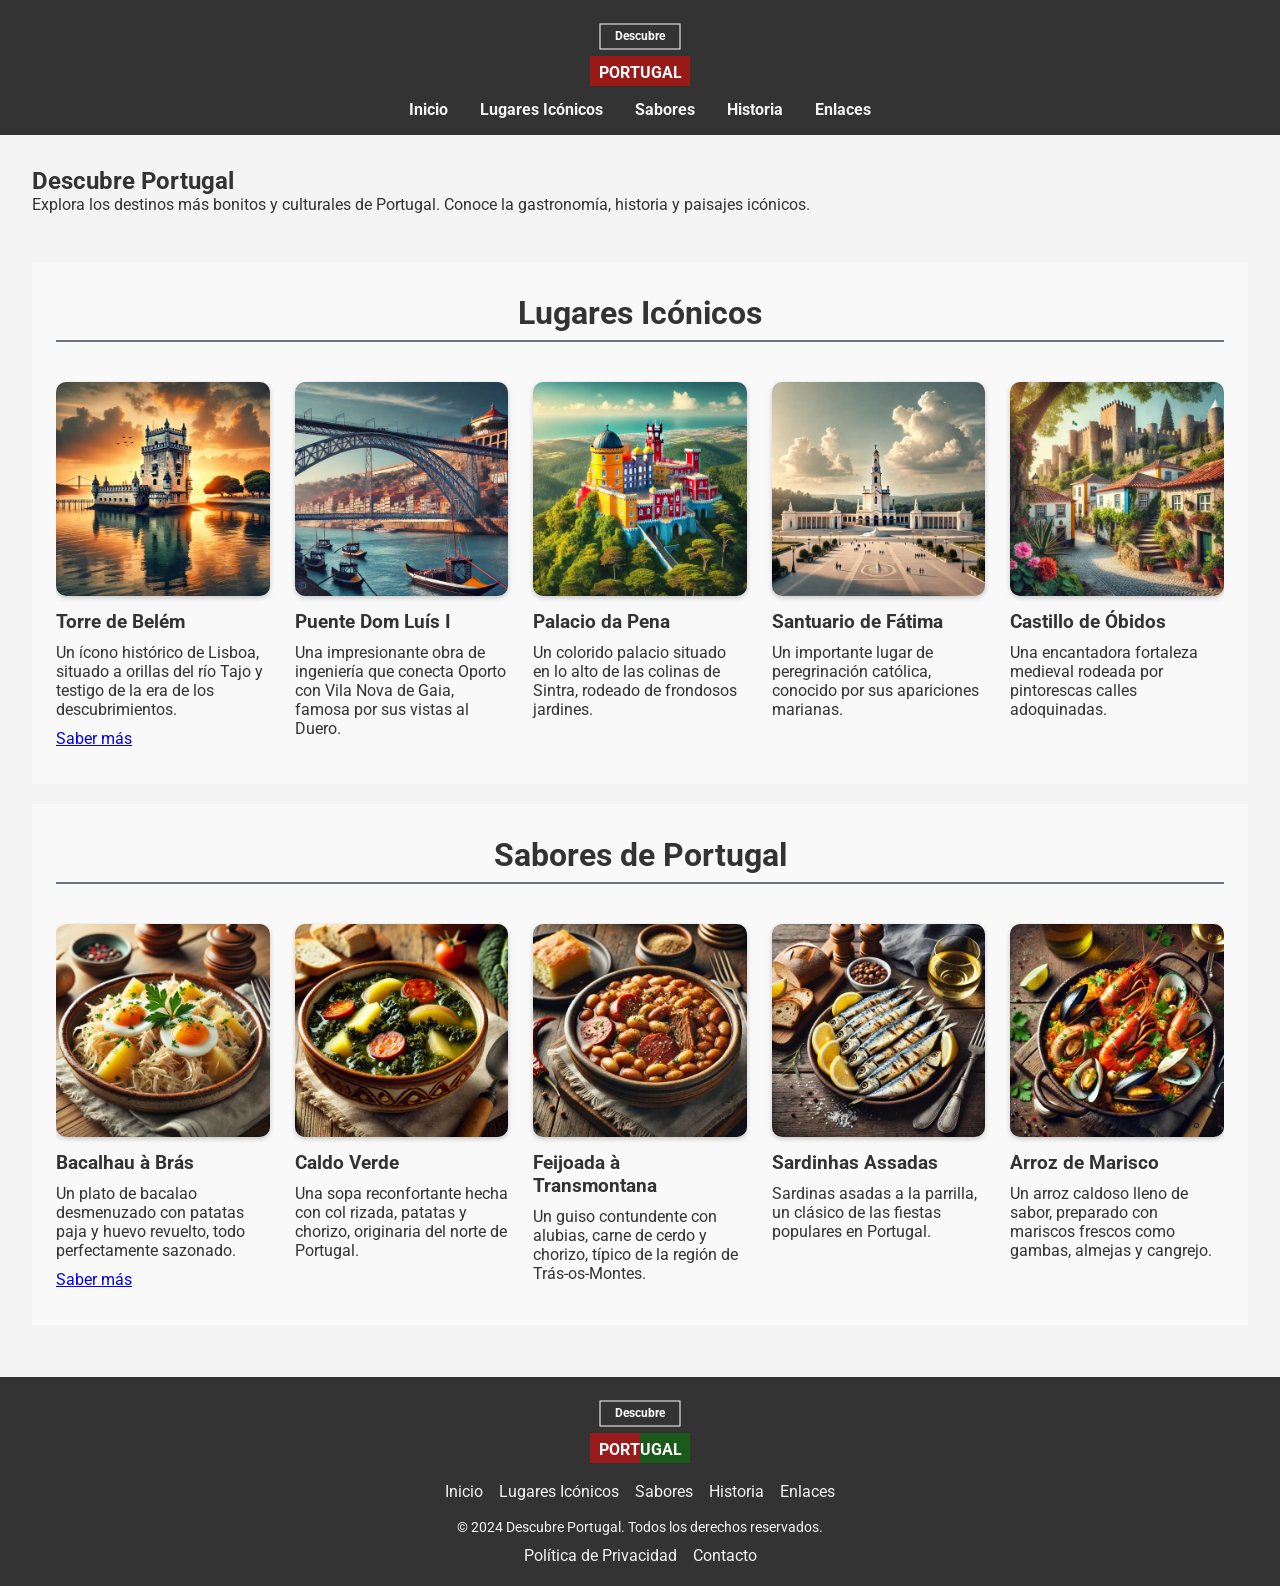
<file: index.html>
<!DOCTYPE html>
<html lang="es">
<head>
  <meta charset="UTF-8">
  <meta name="viewport" content="width=device-width, initial-scale=1.0">
  <meta name="description" content="Descubre la belleza, cultura e historia de Portugal con nuestro sitio informativo y visualmente atractivo.">
  <title>Descubre Portugal</title>
  <link href="https://fonts.googleapis.com/css2?family=Roboto:wght@400;700&display=swap" rel="stylesheet">
  <link rel="stylesheet" href="https://unpkg.com/swiper/swiper-bundle.min.css">
  <link rel="stylesheet" href="styles/main.css">
</head>
<body>

  <header>
    <div class="container header-container">
      <div class="logo">
        <svg width="200" height="80" xmlns="http://www.w3.org/2000/svg" viewBox="0 0 200 80" role="img" aria-label="Descubre Portugal Logo">
          <text x="50%" y="30%" text-anchor="middle" font-size="12" fill="#FFFFFF" font-weight="bold">Descubre</text>
          <rect x="60" y="8" width="80" height="25" stroke="#FFFFFF" stroke-width="1" fill="none"/>
          <rect x="50" y="40" width="100" height="30" fill="#FF0000" opacity="0.5"/>
          <text x="100" y="62" text-anchor="middle" font-size="16" fill="#FFFFFF" font-weight="bold">PORTUGAL</text>
        </svg>
      </div>
      
      
      
      
      <nav>
        <ul>
          <li><a href="index.html">Inicio</a></li>
          <li><a href="lugares.html">Lugares Icónicos</a></li>
          <li><a href="sabores.html">Sabores</a></li>
          <li><a href="historia.html">Historia</a></li>
          <li><a href="enlaces.html">Enlaces</a></li>
        </ul>
      </nav>
    </div>
  </header>

  <main>
    <section class="hero">
      <div class="container">
        <h1>Descubre Portugal</h1>
        <p>Explora los destinos más bonitos y culturales de Portugal. Conoce la gastronomía, historia y paisajes icónicos.</p>
      </div>
    </section>

    <section class="featured-content">
      <div class="container">
        <h2>Lugares Icónicos</h2>
        <div class="swiper-container food-carousel">
          <div class="swiper-wrapper">
          <article  class="swiper-slide">
            <img src="img/TorreDeBelem.webp" alt="Vista de la Torre de Belém en Lisboa"  loading="lazy" width="600" height="400">
            <h3>Torre de Belém</h3>
            <p>Un ícono histórico de Lisboa, situado a orillas del río Tajo y testigo de la era de los descubrimientos.</p>
            <a href="lugar.html" class="btn">Saber más</a>
          </article>
          <article  class="swiper-slide">
            <img src="img/DomLuisBridge.webp" alt="Vista del Puente Dom Luís I en Oporto"  loading="lazy" width="600" height="400">
            <h3>Puente Dom Luís I</h3>
            <p>Una impresionante obra de ingeniería que conecta Oporto con Vila Nova de Gaia, famosa por sus vistas al Duero.</p>
            
          </article>
          <article  class="swiper-slide">
            <img src="img/PalaciodaPena.webp" alt="Vista del Palacio da Pena en Sintra"  loading="lazy" width="600" height="400">
            <h3>Palacio da Pena</h3>
            <p>Un colorido palacio situado en lo alto de las colinas de Sintra, rodeado de frondosos jardines.</p>
            
          </article>
          <article  class="swiper-slide">
            <img src="img/SantuarioFatima.webp" alt="Vista del Santuario de Fátima"  loading="lazy" width="600" height="400">
            <h3>Santuario de Fátima</h3>
            <p>Un importante lugar de peregrinación católica, conocido por sus apariciones marianas.</p>
            
          </article>
          <article  class="swiper-slide">
            <img src="img/CasteloObidos.webp" alt="Vista del Castillo de Óbidos"  loading="lazy" width="600" height="400">
            <h3>Castillo de Óbidos</h3>
            <p>Una encantadora fortaleza medieval rodeada por pintorescas calles adoquinadas.</p>
            
          </article>
          <article  class="swiper-slide">
            <img src="img/PlayaBenagil.webp" alt="Vista de la Playa de Benagil en el Algarve"  loading="lazy" width="600" height="400">
            <h3>Playa de Benagil</h3>
            <p>Famosa por su cueva marítima con un impresionante techo abierto al cielo.</p>
            
          </article>
          <article  class="swiper-slide">
            <img src="img/UniversidadCoimbra.webp" alt="Vista de la Universidad de Coímbra"  loading="lazy" width="600" height="400">
            <h3>Universidad de Coímbra</h3>
            <p>Una de las universidades más antiguas de Europa, llena de historia y tradición académica.</p>
            
          </article>
          <article  class="swiper-slide">
            <img src="img/RibeiraOporto.webp" alt="Vista de la Ribeira en Oporto"  loading="lazy" width="600" height="400">
            <h3>Ribeira de Oporto</h3>
            <p>Un barrio pintoresco lleno de vida, restaurantes y vistas al río Duero.</p>
            
          </article>
          <article  class="swiper-slide">
            <img src="img/CaboDaRoca.webp" alt="Vista del Cabo da Roca, el punto más occidental de Europa"  loading="lazy" width="600" height="400">
            <h3>Cabo da Roca</h3>
            <p>El punto más occidental de Europa continental, con impresionantes vistas al Atlántico.</p>
            
          </article>
          <article  class="swiper-slide">
            <img src="img/PenedaGeres.webp" alt="Vista del Parque Nacional de Peneda-Gerês"  loading="lazy" width="600" height="400">
            <h3>Parque Nacional de Peneda-Gerês</h3>
            <p>El único parque nacional de Portugal, lleno de biodiversidad y paisajes espectaculares.</p>
            
          </article>
          <article  class="swiper-slide">
            <img src="img/Madeira.webp" alt="Vista de la Isla de Madeira"  loading="lazy" width="600" height="400">
            <h3>Isla de Madeira</h3>
            <p>Un paraíso subtropical conocido como el "Jardín del Atlántico".</p>
            
          </article>
          <article  class="swiper-slide">
            <img src="img/Nazare.webp" alt="Vista de la Playa de Nazaré"  loading="lazy" width="600" height="400">
            <h3>Playa de Nazaré</h3>
            <p>Famosa por sus olas gigantes y competiciones de surf internacionales.</p>
            
          </article>
          <article  class="swiper-slide">
            <img src="img/MonasterioJerónimos.webp" alt="Vista del Monasterio de los Jerónimos en Lisboa"  loading="lazy" width="600" height="400">
            <h3>Monasterio de los Jerónimos</h3>
            <p>Un imponente monasterio manuelino y Patrimonio de la Humanidad.</p>
            
          </article>
          <article  class="swiper-slide">
            <img src="img/CastilloGuimaraes.webp" alt="Vista del Castillo de Guimarães"  loading="lazy" width="600" height="400">
            <h3>Castillo de Guimarães</h3>
            <p>Conocido como la cuna de Portugal, lleno de historia medieval.</p>
            
          </article>
          <article  class="swiper-slide">
            <img src="img/TorreClerigos.webp" alt="Vista de la Torre de Clérigos en Oporto"  loading="lazy" width="600" height="400">
            <h3>Torre de Clérigos</h3>
            <p>Un ícono arquitectónico de Oporto con vistas panorámicas de la ciudad.</p>
            
          </article>
          <article  class="swiper-slide">
            <img src="img/PalacioQueluz.webp" alt="Vista del Palacio de Queluz en Sintra"  loading="lazy" width="600" height="400">
            <h3>Palacio de Queluz</h3>
            <p>Un elegante palacio rococó con magníficos jardines.</p>
            
          </article>
          <article  class="swiper-slide">
            <img src="img/CatedralEvora.webp" alt="Vista de la Catedral de Évora"  loading="lazy" width="600" height="400">
            <h3>Catedral de Évora</h3>
            <p>Una impresionante catedral gótica y Patrimonio de la Humanidad.</p>
            
          </article>
          <article  class="swiper-slide">
            <img src="img/ConventoCristo.webp" alt="Vista del Convento de Cristo en Tomar"  loading="lazy" width="600" height="400">
            <h3>Convento de Cristo</h3>
            <p>Un monasterio histórico con una arquitectura única y rica historia templaria.</p>
            
          </article>
          <article  class="swiper-slide">
            <img src="img/Monsanto.webp" alt="Vista de la aldea de Monsanto"  loading="lazy" width="600" height="400">
            <h3>Aldea de Monsanto</h3>
            <p>Famosa por sus casas de granito construidas entre gigantescas rocas.</p>
            
          </article>
          <article  class="swiper-slide">
            <img src="img/PlayaMarinha.webp" alt="Vista de la Playa de Marinha en el Algarve"  loading="lazy" width="600" height="400">
            <h3>Playa de Marinha</h3>
            <p>Una de las playas más hermosas del Algarve, conocida por sus aguas cristalinas y acantilados.</p>
            
          </article>
        </div>
        
      </div>
    </div>
    </section>

    <section class="featured-food">
      <div class="container">
        <h2>Sabores de Portugal</h2>
        <div class="swiper-container food-carousel">
          <div class="swiper-wrapper">
            <article class="swiper-slide">
              <img src="img/bacalhau.webp" alt="Bacalhau à Brás, plato típico portugués"  loading="lazy" width="600" height="400">
              <h3>Bacalhau à Brás</h3>
              <p>Un plato de bacalao desmenuzado con patatas paja y huevo revuelto, todo perfectamente sazonado.</p>
              <a href="sabor.html" class="btn">Saber más</a>
            </article>
            <article class="swiper-slide">
              <img src="img/CaldoVerde.webp" alt="Caldo Verde, sopa tradicional portuguesa"  loading="lazy" width="600" height="400">
              <h3>Caldo Verde</h3>
              <p>Una sopa reconfortante hecha con col rizada, patatas y chorizo, originaria del norte de Portugal.</p>
              
            </article>
            <article class="swiper-slide">
              <img src="img/FeijoadaTransmontana.webp" alt="Feijoada à Transmontana, plato tradicional portugués"  loading="lazy" width="600" height="400">
              <h3>Feijoada à Transmontana</h3>
              <p>Un guiso contundente con alubias, carne de cerdo y chorizo, típico de la región de Trás-os-Montes.</p>
              
            </article>
            <article class="swiper-slide">
              <img src="img/SardinhasAssadas.webp" alt="Sardinhas Assadas, plato típico portugués"  loading="lazy" width="600" height="400">
              <h3>Sardinhas Assadas</h3>
              <p>Sardinas asadas a la parrilla, un clásico de las fiestas populares en Portugal.</p>
              
            </article>
            <article class="swiper-slide">
              <img src="img/ArrozMarisco.webp" alt="Arroz de Marisco, plato típico portugués"  loading="lazy" width="600" height="400">
              <h3>Arroz de Marisco</h3>
              <p>Un arroz caldoso lleno de sabor, preparado con mariscos frescos como gambas, almejas y cangrejo.</p>
              
            </article>
            <article class="swiper-slide">
              <img src="img/Francesinha2.webp" alt="Francesinha, plato típico portugués"  loading="lazy" width="600" height="400">
              <h3>Francesinha</h3>
              <p>Un contundente sándwich de Oporto, relleno de carne, cubierto de queso y bañado en una salsa especial.</p>
              
            </article>
            <article class="swiper-slide">
              <img src="img/AmeijoasBulhaoPato.webp" alt="Amêijoas à Bulhão Pato, plato típico portugués"  loading="lazy" width="600" height="400">
              <h3>Amêijoas à Bulhão Pato</h3>
              <p>Almejas cocinadas con ajo, cilantro y aceite de oliva, un aperitivo tradicional delicioso.</p>
              
            </article>
            <article class="swiper-slide">
              <img src="img/PolvoLagareiro.webp" alt="Polvo à Lagareiro, plato típico portugués"  loading="lazy" width="600" height="400">
              <h3>Polvo à Lagareiro</h3>
              <p>Pulpo asado al horno con aceite de oliva, ajo y patatas, un manjar sencillo pero exquisito.</p>
              
            </article>
            <article class="swiper-slide">
              <img src="img/LeitaoBairrada.webp" alt="Leitão à Bairrada, plato típico portugués"  loading="lazy" width="600" height="400">
              <h3>Leitão à Bairrada</h3>
              <p>Un cochinillo asado crujiente, especialidad de la región de Bairrada.</p>
              
            </article>
            <article class="swiper-slide">
              <img src="img/AlheiraMirandela.webp" alt="Alheira de Mirandela, embutido típico portugués"  loading="lazy" width="600" height="400">
              <h3>Alheira de Mirandela</h3>
              <p>Un embutido tradicional de Mirandela, hecho con carne de ave y pan.</p>
              
            </article>
            <article class="swiper-slide">
              <img src="img/CozidoPortuguesa.webp" alt="Cozido à Portuguesa, plato típico portugués"  loading="lazy" width="600" height="400">
              <h3>Cozido à Portuguesa</h3>
              <p>Un estofado de carnes, embutidos y verduras, una comida reconfortante para días fríos.</p>
              
            </article>
            <article class="swiper-slide">
              <img src="img/ArrozPato.webp" alt="Arroz de Pato, plato típico portugués"  loading="lazy" width="600" height="400">
              <h3>Arroz de Pato</h3>
              <p>Un arroz al horno con pato desmenuzado y una capa crujiente de chorizo.</p>
              
            </article>
            <article class="swiper-slide">
              <img src="img/Bifanas.webp" alt="Bifanas, bocadillo típico portugués"  loading="lazy" width="600" height="400">
              <h3>Bifanas</h3>
              <p>Un delicioso bocadillo de carne de cerdo marinada en especias.</p>
              
            </article>
            <article class="swiper-slide">
              <img src="img/PasteisBacalao.webp" alt="Pastéis de Bacalhau, plato típico portugués"  loading="lazy" width="600" height="400">
              <h3>Pastéis de Bacalhau</h3>
              <p>Croquetas de bacalao crujientes por fuera y suaves por dentro.</p>
              
            </article>
            <article class="swiper-slide">
              <img src="img/AcordaAlentejana.webp" alt="Açorda à Alentejana, sopa típica portuguesa"  loading="lazy" width="600" height="400">
              <h3>Açorda à Alentejana</h3>
              <p>Una sopa sencilla hecha con pan, ajo, cilantro y huevo escalfado.</p>
              
            </article>
            <article class="swiper-slide">
              <img src="img/LulasRecheadas.webp" alt="Lulas Recheadas, plato típico portugués"  loading="lazy" width="600" height="400">
              <h3>Lulas Recheadas</h3>
              <p>Calamares rellenos de un sabroso mix de carne y especias, cocinados en salsa de tomate.</p>
              
            </article>
            <article class="swiper-slide">
              <img src="img/ArrozTamboril.webp" alt="Arroz de Tamboril, plato típico portugués"  loading="lazy" width="600" height="400">
              <h3>Arroz de Tamboril</h3>
              <p>Un arroz caldoso con rape, sazonado con especias tradicionales.</p>
              
            </article>
            <article class="swiper-slide">
              <img src="img/EspetadasMadeira.webp" alt="Espetadas de Madeira, plato típico portugués"  loading="lazy" width="600" height="400">
              <h3>Espetadas de Madeira</h3>
              <p>Brochetas de carne marinada en ajo y laurel, típicas de Madeira.</p>
              
            </article>
            <article class="swiper-slide">
              <img src="img/QueijoSerra.webp" alt="Queijo da Serra, queso típico portugués"  loading="lazy" width="600" height="400">
              <h3>Queijo da Serra</h3>
              <p>Un queso cremoso y suave, considerado uno de los mejores de Portugal.</p>
              
            </article>
            <article class="swiper-slide">
              <img src="img/pasteis.webp" alt="Pastéis de Nata, postre típico portugués"  loading="lazy" width="600" height="400">
              <h3>Pastéis de Nata</h3>
              <p>Famosas tartaletas de crema, dulces y perfectas para acompañar con café.</p>
              
            </article>
          </div>
         
        </div>
      </div>
    </section>
    
  </main>

  <footer>
    <div class="container footer-container">
      <div class="logo">
          <svg width="200" height="80" viewBox="0 0 200 80" xmlns="http://www.w3.org/2000/svg">
            <text x="50%" y="30%" text-anchor="middle" font-size="12" fill="#FFFFFF" font-weight="bold">Descubre</text>
            <rect x="60" y="8" width="80" height="25" stroke="#FFFFFF" stroke-width="1" fill="none"/>
            <rect x="50" y="40" width="100" height="30" fill="url(#halfRedHalfGreen)"/>
            <defs>
              <linearGradient id="halfRedHalfGreen" x1="0%" y1="0%" x2="100%" y2="0%">
                <stop offset="50%" style="stop-color:#FF0000;stop-opacity:0.5" />
                <stop offset="50%" style="stop-color:#008000;stop-opacity:0.5" />
              </linearGradient>
            </defs>
              <text x="100" y="62" text-anchor="middle" font-size="16" fill="#FFFFFF" font-weight="bold">PORTUGAL</text>
          </svg>
      </div>
      <nav>
        <ul>
          <li><a href="index.html">Inicio</a></li>
          <li><a href="lugares.html">Lugares Icónicos</a></li>
          <li><a href="sabores.html">Sabores</a></li>
          <li><a href="historia.html">Historia</a></li>
          <li><a href="enlaces.html">Enlaces</a></li>
        </ul>
      </nav>
      <p>&copy; 2024 Descubre Portugal. Todos los derechos reservados.</p>
      <nav>
        <ul>
          <li><a href="">Política de Privacidad</a></li>
          <li><a href="">Contacto</a></li>
        </ul>
      </nav>
    </div>
  </footer>
  <script src="https://unpkg.com/swiper/swiper-bundle.min.js"></script>

  <script defer>
    const swiperSettings = {
      loop: true,
      spaceBetween: 20,
      centeredSlides: false, 
      breakpoints: {
        480: {
          slidesPerView: 1,
          spaceBetween: 10,
        },
        768: {
          slidesPerView: 2,
          spaceBetween: 15,
        },
        1024: {
          slidesPerView: 3,
          spaceBetween: 20,
        },
        1200: {
          slidesPerView: 5,
          spaceBetween: 25,
        },
      },
      autoplay: {
      delay: 2000,
      disableOnInteraction: false,
    },
    };

    const placesSwiper = new Swiper('.places-carousel', swiperSettings);
    const foodSwiper = new Swiper('.food-carousel', swiperSettings);


  </script>
</body>
</html>
</file>
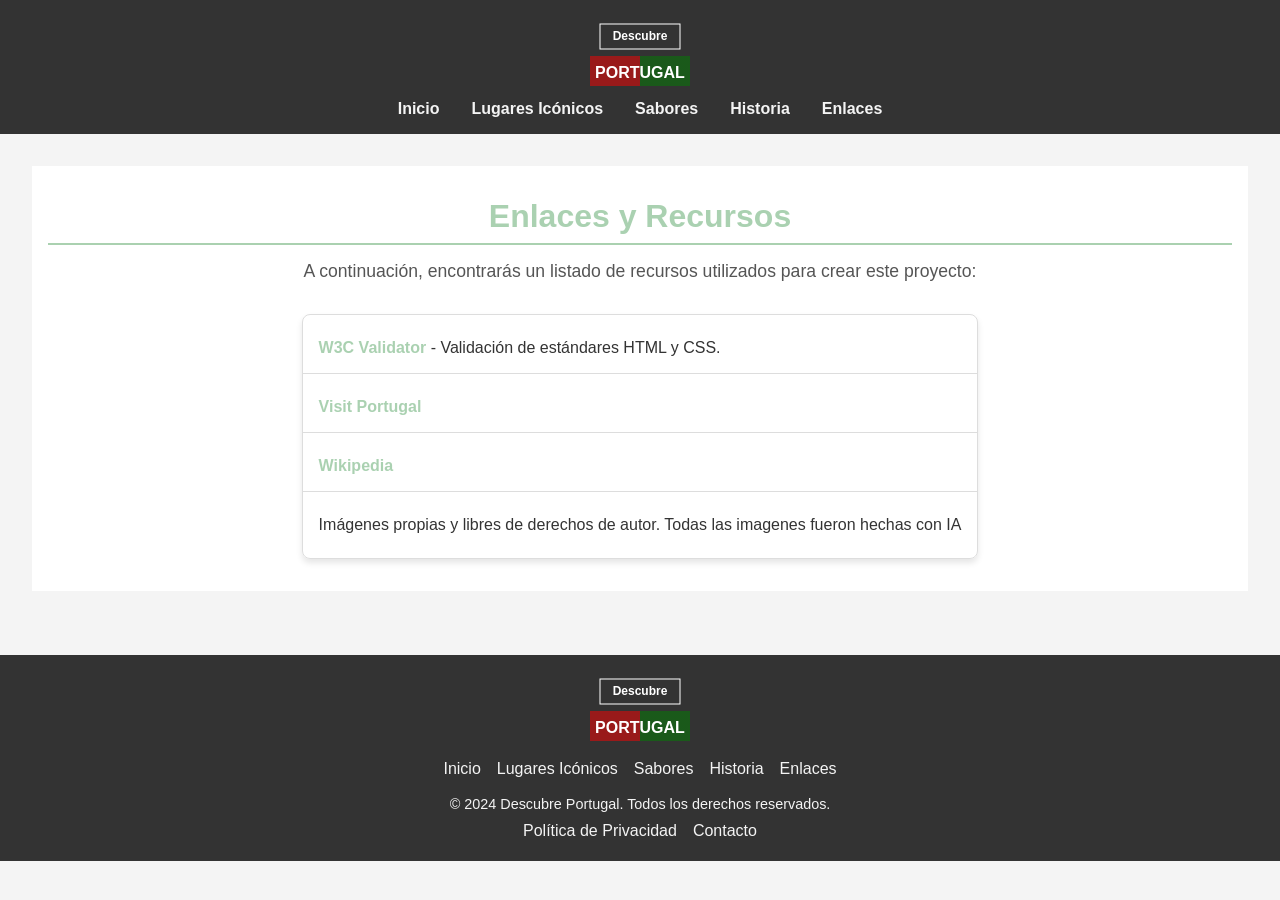
<file: enlaces.html>
<!DOCTYPE html>
<html lang="es">
<head>
  <meta charset="UTF-8">
  <meta name="viewport" content="width=device-width, initial-scale=1.0">
  <meta name="description" content="Enlaces y recursos utilizados en el proyecto Descubre Portugal.">
  <title>Enlaces - Descubre Portugal</title>
  <link rel="stylesheet" href="styles/main.css">
</head>
<body>
  <header>
    <div class="container header-container">
      <div class="logo">
        <svg width="200" height="80" viewBox="0 0 200 80" xmlns="http://www.w3.org/2000/svg">
          <text x="50%" y="30%" text-anchor="middle" font-size="12" fill="#FFFFFF" font-weight="bold">Descubre</text>
          <rect x="60" y="8" width="80" height="25" stroke="#FFFFFF" stroke-width="1" fill="none"/>
          <rect x="50" y="40" width="100" height="30" fill="url(#halfRedHalfGreen)"/>
          <defs>
            <linearGradient id="halfRedHalfGreen" x1="0%" y1="0%" x2="100%" y2="0%">
              <stop offset="50%" style="stop-color:#FF0000;stop-opacity:0.5" />
              <stop offset="50%" style="stop-color:#008000;stop-opacity:0.5" />
            </linearGradient>
          </defs>
            <text x="100" y="62" text-anchor="middle" font-size="16" fill="#FFFFFF" font-weight="bold">PORTUGAL</text>
        </svg>
      </div>
      
      
      
      <nav>
        <ul>
          <li><a href="index.html">Inicio</a></li>
          <li><a href="lugares.html">Lugares Icónicos</a></li>
          <li><a href="sabores.html">Sabores</a></li>
          <li><a href="historia.html">Historia</a></li>
          <li><a href="enlaces.html">Enlaces</a></li>
        </ul>
      </nav>
    </div>
  </header>

  <!-- Main Content -->
  <main>
    <section class="enlaces">
      <div class="container">
        <h1>Enlaces y Recursos</h1>
        <p>A continuación, encontrarás un listado de recursos utilizados para crear este proyecto:</p>
        <ul>
          <li><a href="https://validator.w3.org/" target="_blank">W3C Validator</a> - Validación de estándares HTML y CSS.</li>
          <li><a href="https://www.visitportugal.com/">Visit Portugal</a></li>
          <li><a href="https://es.wikipedia.org/wiki/Portugal">Wikipedia</a></li>
          <li>Imágenes propias y libres de derechos de autor. Todas las imagenes fueron hechas con IA</li>
        </ul>
      </div>
    </section>
  </main>

  <footer>
    <div class="container footer-container">
      <div class="logo">
          <svg width="200" height="80" viewBox="0 0 200 80" xmlns="http://www.w3.org/2000/svg">
            <text x="50%" y="30%" text-anchor="middle" font-size="12" fill="#FFFFFF" font-weight="bold">Descubre</text>
            <rect x="60" y="8" width="80" height="25" stroke="#FFFFFF" stroke-width="1" fill="none"/>
            <rect x="50" y="40" width="100" height="30" fill="url(#halfRedHalfGreen)"/>
            <defs>
              <linearGradient id="halfRedHalfGreen" x1="0%" y1="0%" x2="100%" y2="0%">
                <stop offset="50%" style="stop-color:#FF0000;stop-opacity:0.5" />
                <stop offset="50%" style="stop-color:#008000;stop-opacity:0.5" />
              </linearGradient>
            </defs>
              <text x="100" y="62" text-anchor="middle" font-size="16" fill="#FFFFFF" font-weight="bold">PORTUGAL</text>
          </svg>
      </div>
      <nav>
        <ul>
          <li><a href="index.html">Inicio</a></li>
          <li><a href="lugares.html">Lugares Icónicos</a></li>
          <li><a href="sabores.html">Sabores</a></li>
          <li><a href="historia.html">Historia</a></li>
          <li><a href="enlaces.html">Enlaces</a></li>
        </ul>
      </nav>
      <p>&copy; 2024 Descubre Portugal. Todos los derechos reservados.</p>
      <nav>
        <ul>
          <li><a href="">Política de Privacidad</a></li>
          <li><a href="">Contacto</a></li>
        </ul>
      </nav>
    </div>
  </footer>
</body>
</html>
</file>
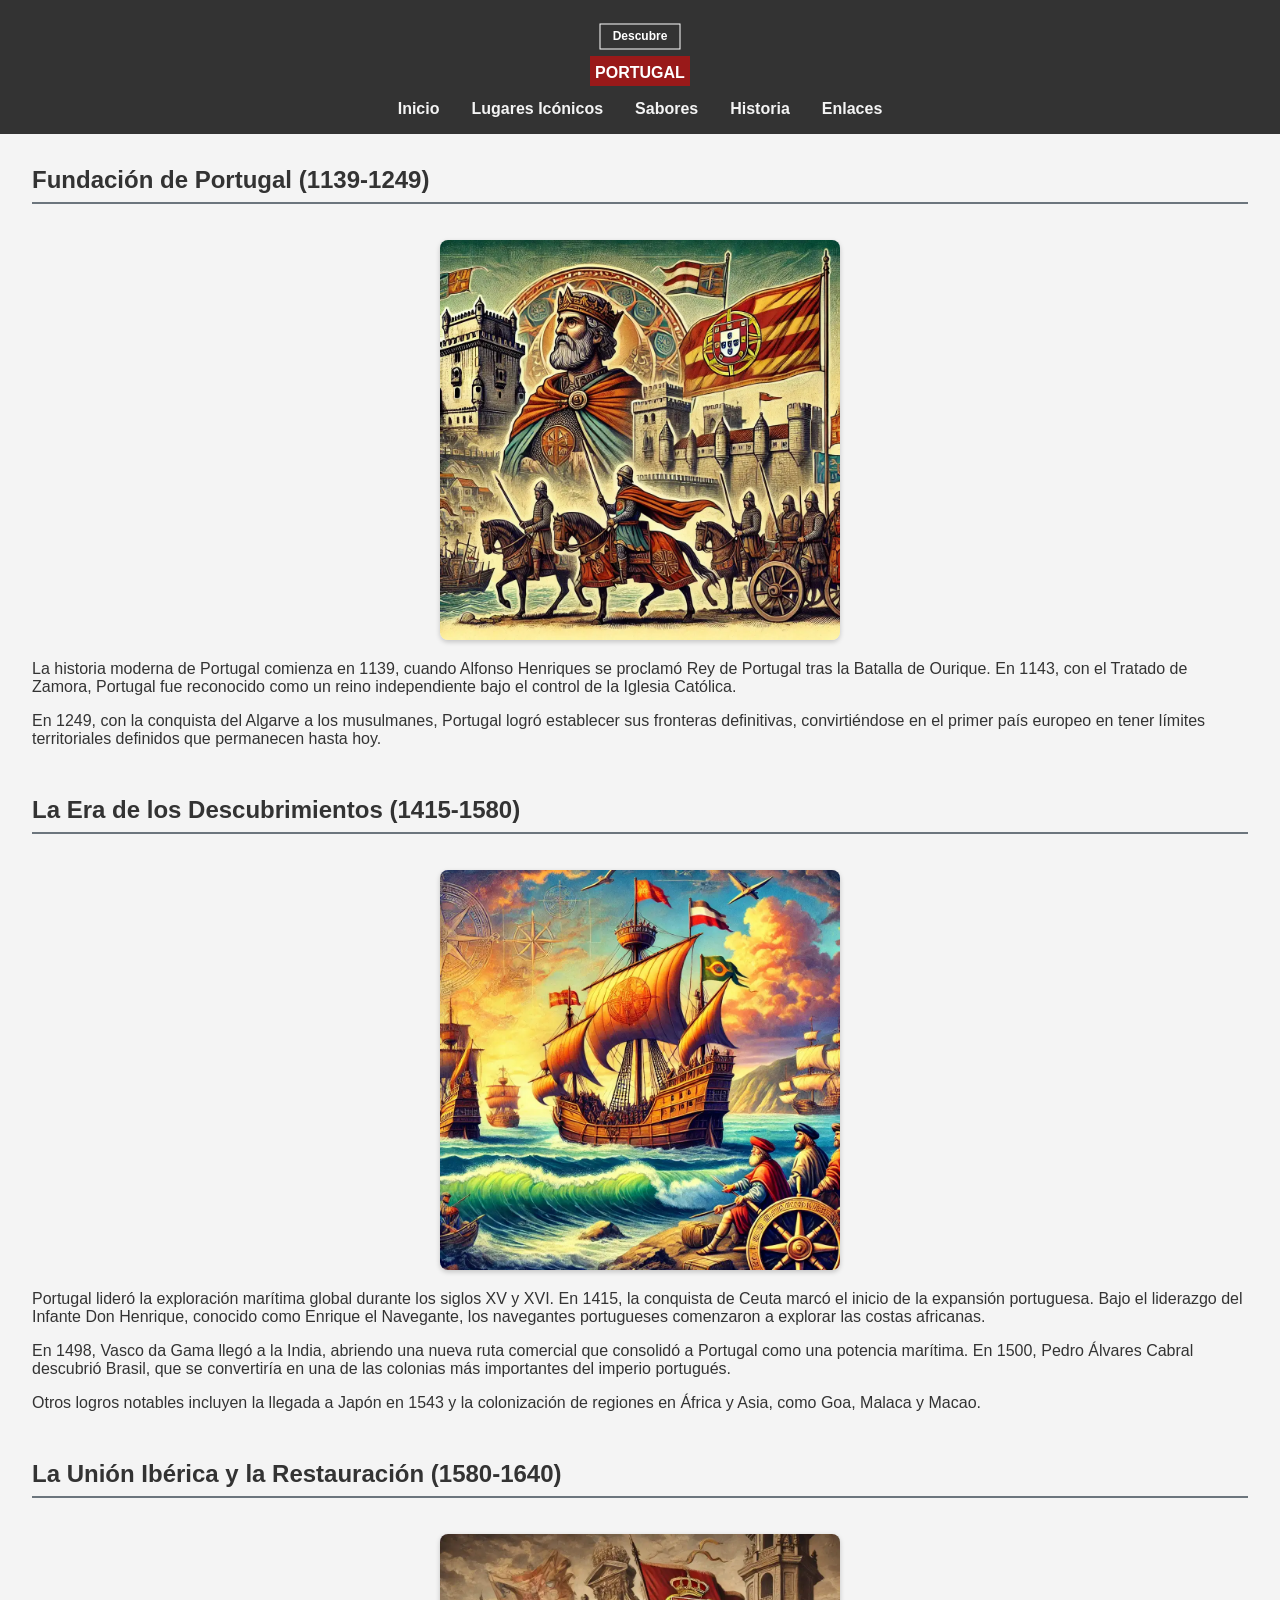
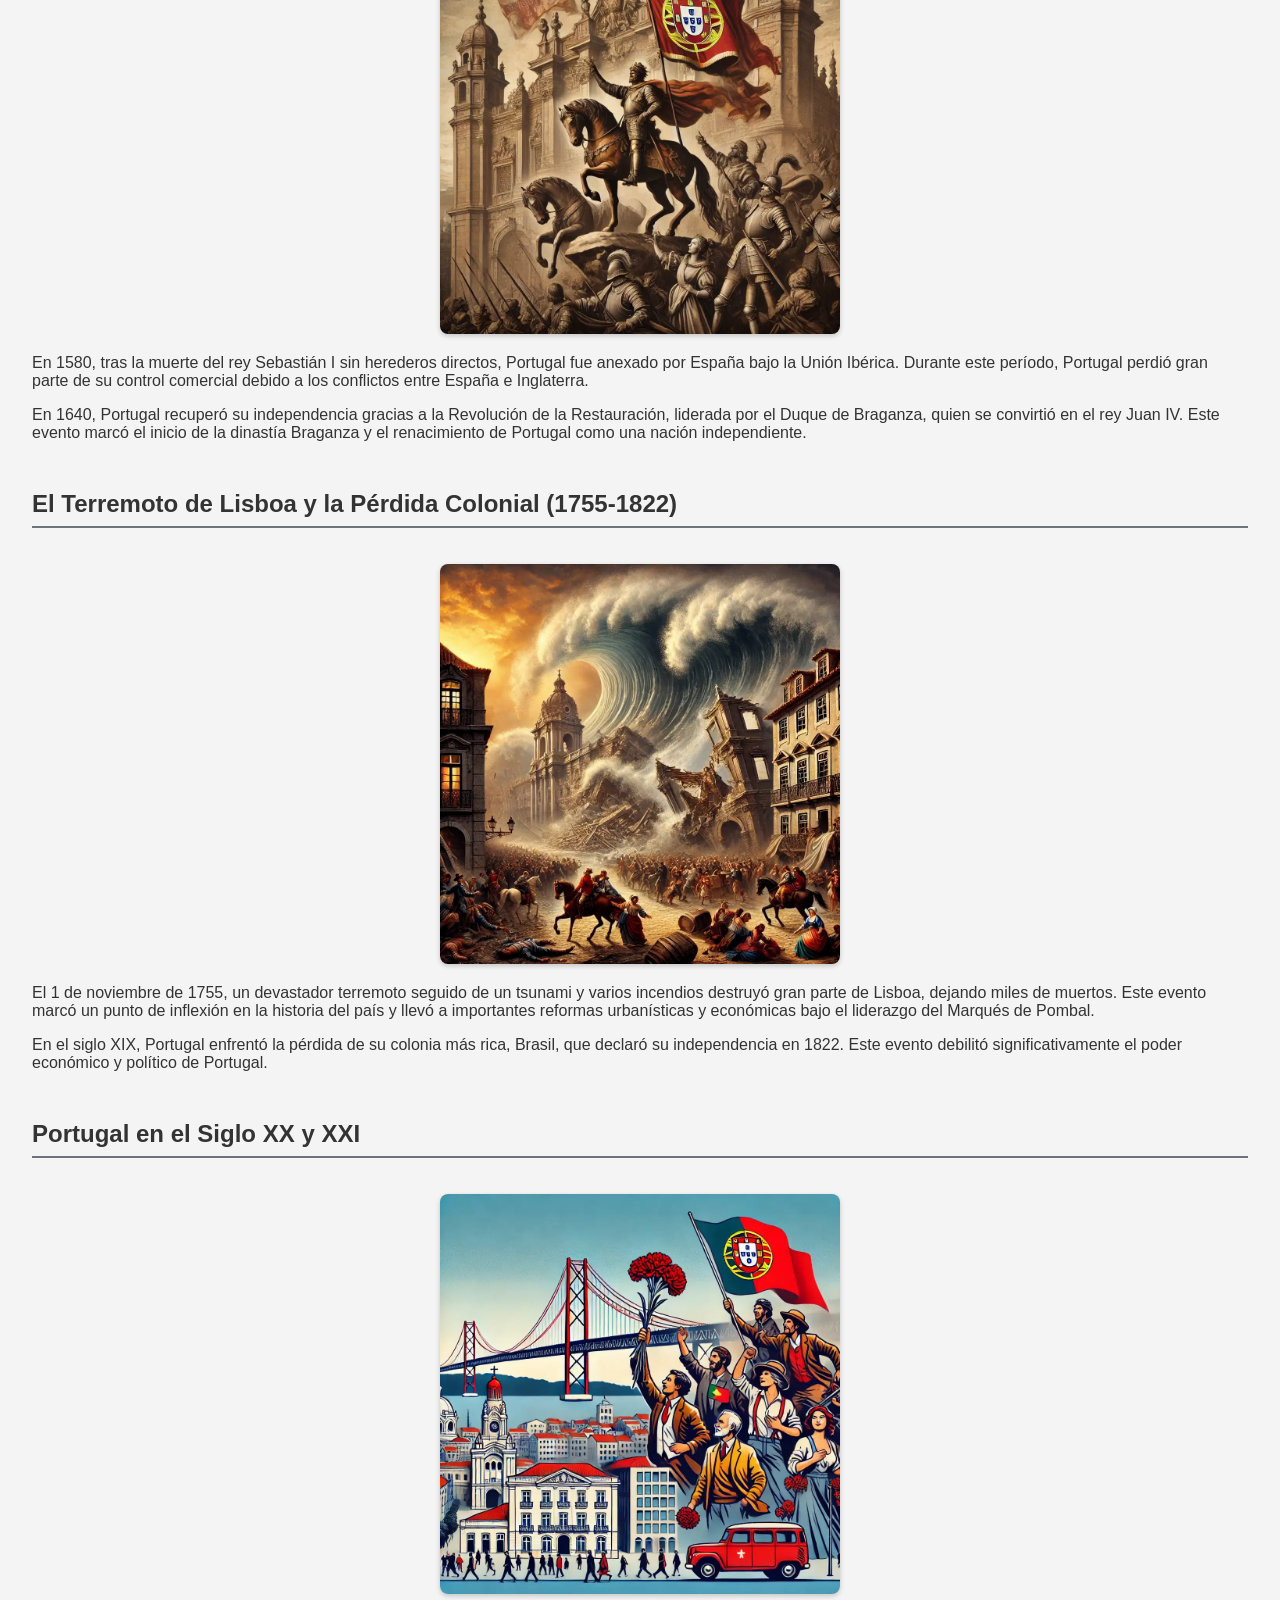
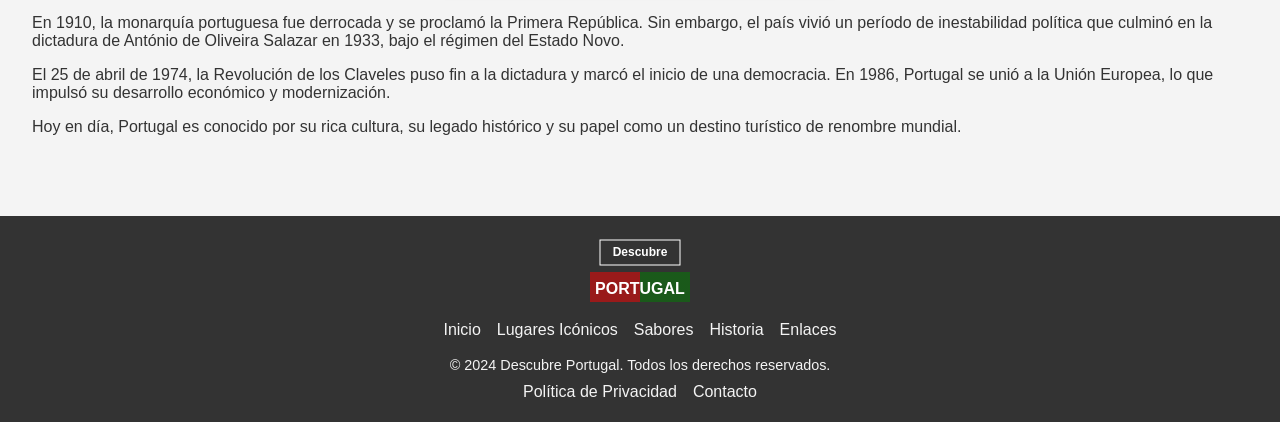
<file: historia.html>
<!DOCTYPE html>
<html lang="es">
<head>
  <meta charset="UTF-8">
  <meta name="viewport" content="width=device-width, initial-scale=1.0">
  <meta name="description" content="Explora la rica historia de Portugal, desde sus inicios hasta la actualidad.">
  <title>Historia - Descubre Portugal</title>
  <link rel="stylesheet" href="styles/main.css">
</head>
<body>
  <header>
    <div class="container header-container">
      <div class="logo">
        <svg width="200" height="80" xmlns="http://www.w3.org/2000/svg" viewBox="0 0 200 80" role="img" aria-label="Descubre Portugal Logo">
          <text x="50%" y="30%" text-anchor="middle" font-size="12" fill="#FFFFFF" font-weight="bold">Descubre</text>
          <rect x="60" y="8" width="80" height="25" stroke="#FFFFFF" stroke-width="1" fill="none"/>
          <rect x="50" y="40" width="100" height="30" fill="#FF0000" opacity="0.5"/>
          <text x="100" y="62" text-anchor="middle" font-size="16" fill="#FFFFFF" font-weight="bold">PORTUGAL</text>
        </svg>
      </div>
      
      
      
      
      <nav>
        <ul>
          <li><a href="index.html">Inicio</a></li>
          <li><a href="lugares.html">Lugares Icónicos</a></li>
          <li><a href="sabores.html">Sabores</a></li>
          <li><a href="historia.html">Historia</a></li>
          <li><a href="enlaces.html">Enlaces</a></li>
        </ul>
      </nav>
    </div>
  </header>

  <main>
    <section class="historical-overview">
      <div class="container">
        <h2>Fundación de Portugal (1139-1249)</h2>
        <img  loading="lazy" width="600" height="400" src="img/Fundacion.webp" alt="Fundación de Portugal" class="historical-image">
        <p>La historia moderna de Portugal comienza en 1139, cuando Alfonso Henriques se proclamó Rey de Portugal tras la Batalla de Ourique. En 1143, con el Tratado de Zamora, Portugal fue reconocido como un reino independiente bajo el control de la Iglesia Católica.</p>
        <p>En 1249, con la conquista del Algarve a los musulmanes, Portugal logró establecer sus fronteras definitivas, convirtiéndose en el primer país europeo en tener límites territoriales definidos que permanecen hasta hoy.</p>
      </div>
    </section>

    <section class="age-of-discovery">
      <div class="container">
        <h2>La Era de los Descubrimientos (1415-1580)</h2>
        <img  loading="lazy" width="600" height="400" src="img/Descubrimientos.webp" alt="La Era de los Descubrimientos" class="historical-image">
        <p>Portugal lideró la exploración marítima global durante los siglos XV y XVI. En 1415, la conquista de Ceuta marcó el inicio de la expansión portuguesa. Bajo el liderazgo del Infante Don Henrique, conocido como Enrique el Navegante, los navegantes portugueses comenzaron a explorar las costas africanas.</p>
        <p>En 1498, Vasco da Gama llegó a la India, abriendo una nueva ruta comercial que consolidó a Portugal como una potencia marítima. En 1500, Pedro Álvares Cabral descubrió Brasil, que se convertiría en una de las colonias más importantes del imperio portugués.</p>
        <p>Otros logros notables incluyen la llegada a Japón en 1543 y la colonización de regiones en África y Asia, como Goa, Malaca y Macao.</p>
      </div>
    </section>

    <section class="historical-challenges">
      <div class="container">
        <h2>La Unión Ibérica y la Restauración (1580-1640)</h2>
        <img  loading="lazy" width="600" height="400"  src="img/UnionIberica.webp" alt="La Unión Ibérica y la Restauración" class="historical-image">
        <p>En 1580, tras la muerte del rey Sebastián I sin herederos directos, Portugal fue anexado por España bajo la Unión Ibérica. Durante este período, Portugal perdió gran parte de su control comercial debido a los conflictos entre España e Inglaterra.</p>
        <p>En 1640, Portugal recuperó su independencia gracias a la Revolución de la Restauración, liderada por el Duque de Braganza, quien se convirtió en el rey Juan IV. Este evento marcó el inicio de la dinastía Braganza y el renacimiento de Portugal como una nación independiente.</p>
      </div>
    </section>

    <section class="earthquake-and-colonial-decline">
      <div class="container">
        <h2>El Terremoto de Lisboa y la Pérdida Colonial (1755-1822)</h2>
        <img  loading="lazy" width="600" height="400" src="img/Terremoto.webp" alt="El Terremoto de Lisboa y la Pérdida Colonial" class="historical-image">
        <p>El 1 de noviembre de 1755, un devastador terremoto seguido de un tsunami y varios incendios destruyó gran parte de Lisboa, dejando miles de muertos. Este evento marcó un punto de inflexión en la historia del país y llevó a importantes reformas urbanísticas y económicas bajo el liderazgo del Marqués de Pombal.</p>
        <p>En el siglo XIX, Portugal enfrentó la pérdida de su colonia más rica, Brasil, que declaró su independencia en 1822. Este evento debilitó significativamente el poder económico y político de Portugal.</p>
      </div>
    </section>

    <section class="modern-portugal">
      <div class="container">
        <h2>Portugal en el Siglo XX y XXI</h2>
        <img  loading="lazy" width="600" height="400" src="img/SigloXX.webp" alt="Portugal en el Siglo XX y XXI" class="historical-image"> 
        <p>En 1910, la monarquía portuguesa fue derrocada y se proclamó la Primera República. Sin embargo, el país vivió un período de inestabilidad política que culminó en la dictadura de António de Oliveira Salazar en 1933, bajo el régimen del Estado Novo.</p>
        <p>El 25 de abril de 1974, la Revolución de los Claveles puso fin a la dictadura y marcó el inicio de una democracia. En 1986, Portugal se unió a la Unión Europea, lo que impulsó su desarrollo económico y modernización.</p>
        <p>Hoy en día, Portugal es conocido por su rica cultura, su legado histórico y su papel como un destino turístico de renombre mundial.</p>
      </div>
    </section>
  </main>

  <footer>
    <div class="container footer-container">
      <div class="logo">
          <svg width="200" height="80" viewBox="0 0 200 80" xmlns="http://www.w3.org/2000/svg">
            <text x="50%" y="30%" text-anchor="middle" font-size="12" fill="#FFFFFF" font-weight="bold">Descubre</text>
            <rect x="60" y="8" width="80" height="25" stroke="#FFFFFF" stroke-width="1" fill="none"/>
            <rect x="50" y="40" width="100" height="30" fill="url(#halfRedHalfGreen)"/>
            <defs>
              <linearGradient id="halfRedHalfGreen" x1="0%" y1="0%" x2="100%" y2="0%">
                <stop offset="50%" style="stop-color:#FF0000;stop-opacity:0.5" />
                <stop offset="50%" style="stop-color:#008000;stop-opacity:0.5" />
              </linearGradient>
            </defs>
              <text x="100" y="62" text-anchor="middle" font-size="16" fill="#FFFFFF" font-weight="bold">PORTUGAL</text>
          </svg>
      </div>
      <nav>
        <ul>
          <li><a href="index.html">Inicio</a></li>
          <li><a href="lugares.html">Lugares Icónicos</a></li>
          <li><a href="sabores.html">Sabores</a></li>
          <li><a href="historia.html">Historia</a></li>
          <li><a href="enlaces.html">Enlaces</a></li>
        </ul>
      </nav>
      <p>&copy; 2024 Descubre Portugal. Todos los derechos reservados.</p>
      <nav>
        <ul>
          <li><a href="">Política de Privacidad</a></li>
          <li><a href="">Contacto</a></li>
        </ul>
      </nav>
    </div>
  </footer>
</body>
</html>
</file>
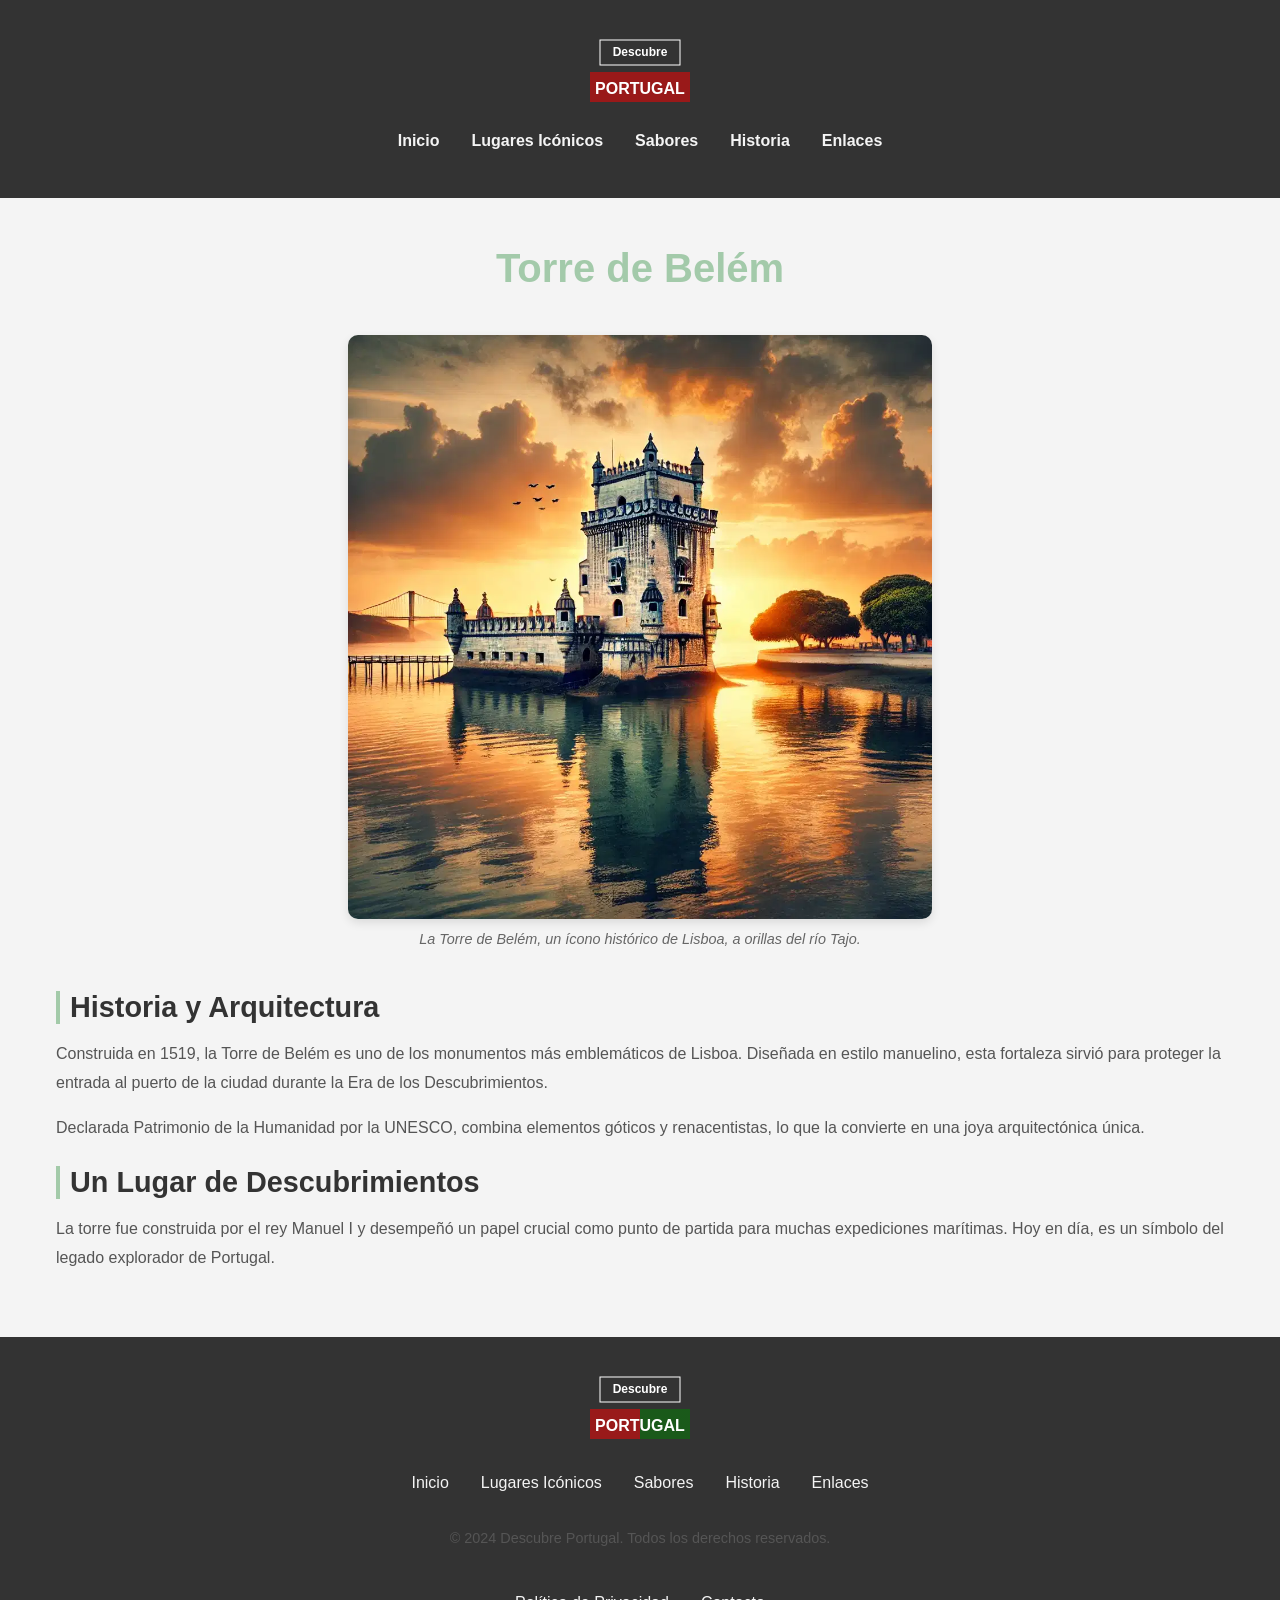
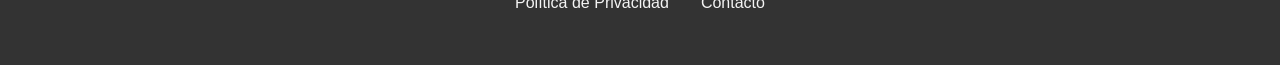
<file: lugar.html>
<!DOCTYPE html>
<html lang="es">
<head>
  <meta charset="UTF-8">
  <meta name="viewport" content="width=device-width, initial-scale=1.0">
  <meta name="description" content="Descubre la historia y el legado de la Torre de Belém, un ícono de Lisboa.">
  <title>Torre de Belém - Lugares Icónicos</title>
  <link rel="stylesheet" href="styles/main.css">
</head>
<body>
    <header>
        <div class="container header-container">
          <div class="logo">
            <svg width="200" height="80" xmlns="http://www.w3.org/2000/svg" viewBox="0 0 200 80" role="img" aria-label="Descubre Portugal Logo">
              <text x="50%" y="30%" text-anchor="middle" font-size="12" fill="#FFFFFF" font-weight="bold">Descubre</text>
              <rect x="60" y="8" width="80" height="25" stroke="#FFFFFF" stroke-width="1" fill="none"/>
              <rect x="50" y="40" width="100" height="30" fill="#FF0000" opacity="0.5"/>
              <text x="100" y="62" text-anchor="middle" font-size="16" fill="#FFFFFF" font-weight="bold">PORTUGAL</text>
            </svg>
          </div>
          
          <nav>
            <ul>
              <li><a href="index.html">Inicio</a></li>
              <li><a href="lugares.html">Lugares Icónicos</a></li>
              <li><a href="sabores.html">Sabores</a></li>
              <li><a href="historia.html">Historia</a></li>
              <li><a href="enlaces.html">Enlaces</a></li>
            </ul>
          </nav>
        </div>
      </header>

  <main>
    <div class="container">
      <h1>Torre de Belém</h1>
      <figure class="highlight">
        <img loading="lazy" src="img/TorreDeBelem.webp" alt="Vista de la Torre de Belém en Lisboa" width="600" height="400">
        <figcaption>La Torre de Belém, un ícono histórico de Lisboa, a orillas del río Tajo.</figcaption>
      </figure>
      <article>
        <h2>Historia y Arquitectura</h2>
        <p>Construida en 1519, la Torre de Belém es uno de los monumentos más emblemáticos de Lisboa. Diseñada en estilo manuelino, esta fortaleza sirvió para proteger la entrada al puerto de la ciudad durante la Era de los Descubrimientos.</p>
        <p>Declarada Patrimonio de la Humanidad por la UNESCO, combina elementos góticos y renacentistas, lo que la convierte en una joya arquitectónica única.</p>

        <h2>Un Lugar de Descubrimientos</h2>
        <p>La torre fue construida por el rey Manuel I y desempeñó un papel crucial como punto de partida para muchas expediciones marítimas. Hoy en día, es un símbolo del legado explorador de Portugal.</p>
      </article>
    </div>
  </main>

  <footer>
    <div class="container footer-container">
      <div class="logo">
          <svg width="200" height="80" viewBox="0 0 200 80" xmlns="http://www.w3.org/2000/svg">
            <text x="50%" y="30%" text-anchor="middle" font-size="12" fill="#FFFFFF" font-weight="bold">Descubre</text>
            <rect x="60" y="8" width="80" height="25" stroke="#FFFFFF" stroke-width="1" fill="none"/>
            <rect x="50" y="40" width="100" height="30" fill="url(#halfRedHalfGreen)"/>
            <defs>
              <linearGradient id="halfRedHalfGreen" x1="0%" y1="0%" x2="100%" y2="0%">
                <stop offset="50%" style="stop-color:#FF0000;stop-opacity:0.5" />
                <stop offset="50%" style="stop-color:#008000;stop-opacity:0.5" />
              </linearGradient>
            </defs>
              <text x="100" y="62" text-anchor="middle" font-size="16" fill="#FFFFFF" font-weight="bold">PORTUGAL</text>
          </svg>
      </div>
      <nav>
        <ul>
          <li><a href="index.html">Inicio</a></li>
          <li><a href="lugares.html">Lugares Icónicos</a></li>
          <li><a href="sabores.html">Sabores</a></li>
          <li><a href="historia.html">Historia</a></li>
          <li><a href="enlaces.html">Enlaces</a></li>
        </ul>
      </nav>
      <p>&copy; 2024 Descubre Portugal. Todos los derechos reservados.</p>
      <nav>
        <ul>
          <li><a href="#">Política de Privacidad</a></li>
          <li><a href="#">Contacto</a></li>
        </ul>
      </nav>
    </div>
  </footer>
</body>
</html>

<style>
    .container {
      max-width: 1200px;
      margin: 0 auto;
      padding: 1rem;
    }
    
    h1 {
      font-size: 2.5rem;
      font-weight: bold;
      text-align: center;
      margin-bottom: 1.5rem;
      color: #1680285d; 
    }
    
    h2 {
      font-size: 1.8rem;
      color: #333;
      margin: 1.5rem 0 1rem;
      border-left: 4px solid #1680285d;
      padding-left: 10px;
    }
    
    
    p {
      line-height: 1.8;
      font-size: 1rem;
      color: #555; 
      margin-bottom: 1rem;
    }
    
    .highlight {
      margin: 20px 0;
      text-align: center;
    }
    
    
    .highlight img {
      max-width: 50%; 
      height: auto;
      border-radius: 10px;
      box-shadow: 0 4px 10px rgba(0, 0, 0, 0.1); 
      transition: transform 0.3s ease, box-shadow 0.3s ease;
      margin: 0 auto;
    }
    
    .highlight img:hover {
      transform: scale(1.05);
      box-shadow: 0 6px 15px rgba(0, 0, 0, 0.15);
    }
    
    .highlight figcaption {
      font-size: 0.9rem; 
      color: #666;
      margin-top: 8px;
      font-style: italic;
      text-align: center;
    }
    
    
    a.btn {
      display: inline-block;
      margin-top: 1rem;
      padding: 0.8rem 1.5rem;
      background-color: #1680285d;
      color: #fff;
      text-decoration: none;
      border-radius: 5px;
      font-size: 1rem;
      font-weight: bold;
      transition: background-color 0.3s ease, transform 0.3s ease;
    }
    
    a.btn:hover {
      background-color: #1680285d;
      transform: translateY(-2px);
    }
    
    ul {
      margin: 1rem 0;
      padding: 0;
      list-style: disc inside;
    }
    
    ul li {
      margin: 0.5rem 0;
      font-size: 1rem;
      color: #555;
    }
    
    hr {
      border: 0;
      height: 1px;
      background: linear-gradient(to right, #1680285d, #333);
      margin: 2rem 0;
    }
    
    footer {
      background-color: #333;
      color: #fff;
      padding: 1rem;
      text-align: center;
    }
    
    footer a {
      color: #fff;
      text-decoration: underline;
      margin: 0.5rem;
    }
    
    footer a:hover {
      color: #1680285d;
    }
    
    @media (max-width: 768px) {
      nav ul li a {
  padding: 1rem 2rem;
}
      h1 {
        font-size: 2rem;
        color: #222;
      }
    
      h2 {
        font-size: 1.5rem;
      }
    
      p {
        font-size: 0.95rem;
      }
    
      a.btn {
        padding: 0.7rem 1.2rem;
        font-size: 0.9rem;
      }
      footer p {
        color: #ddd;
      }
    }
</style>
</file>
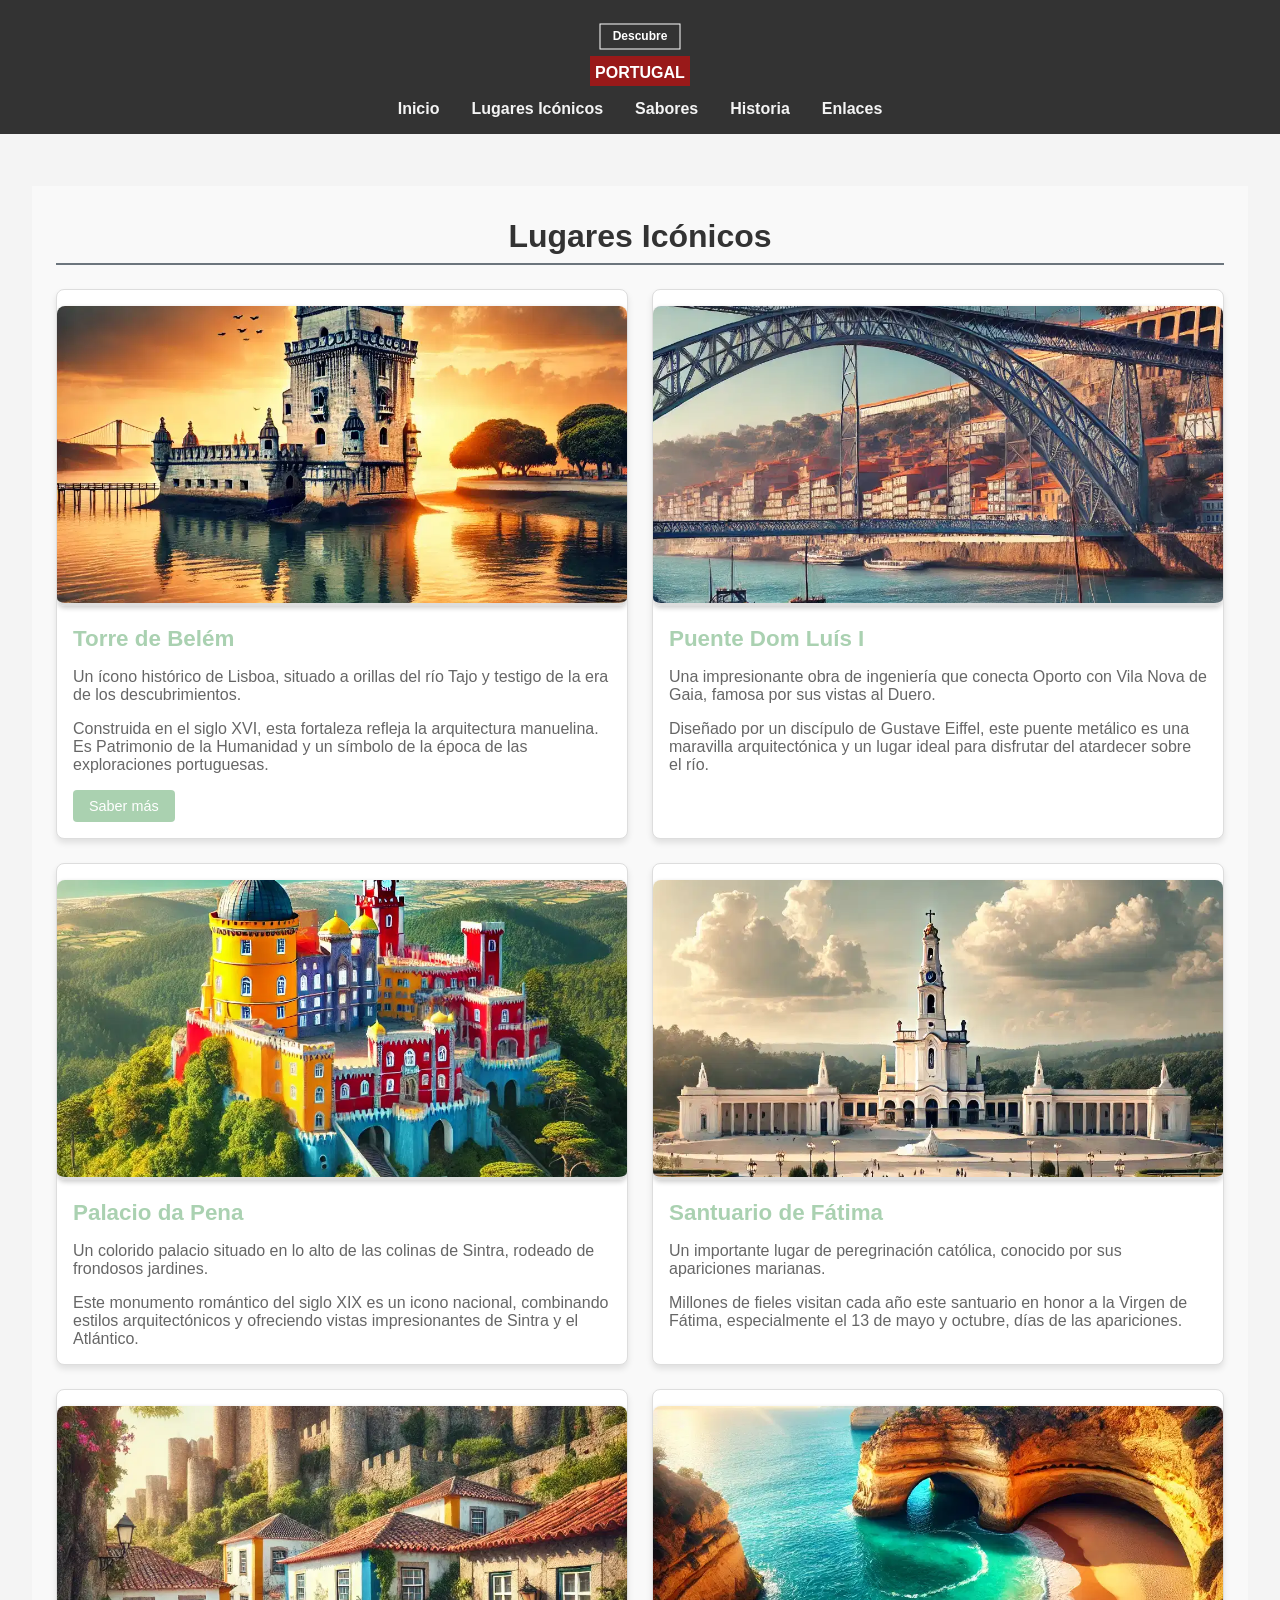
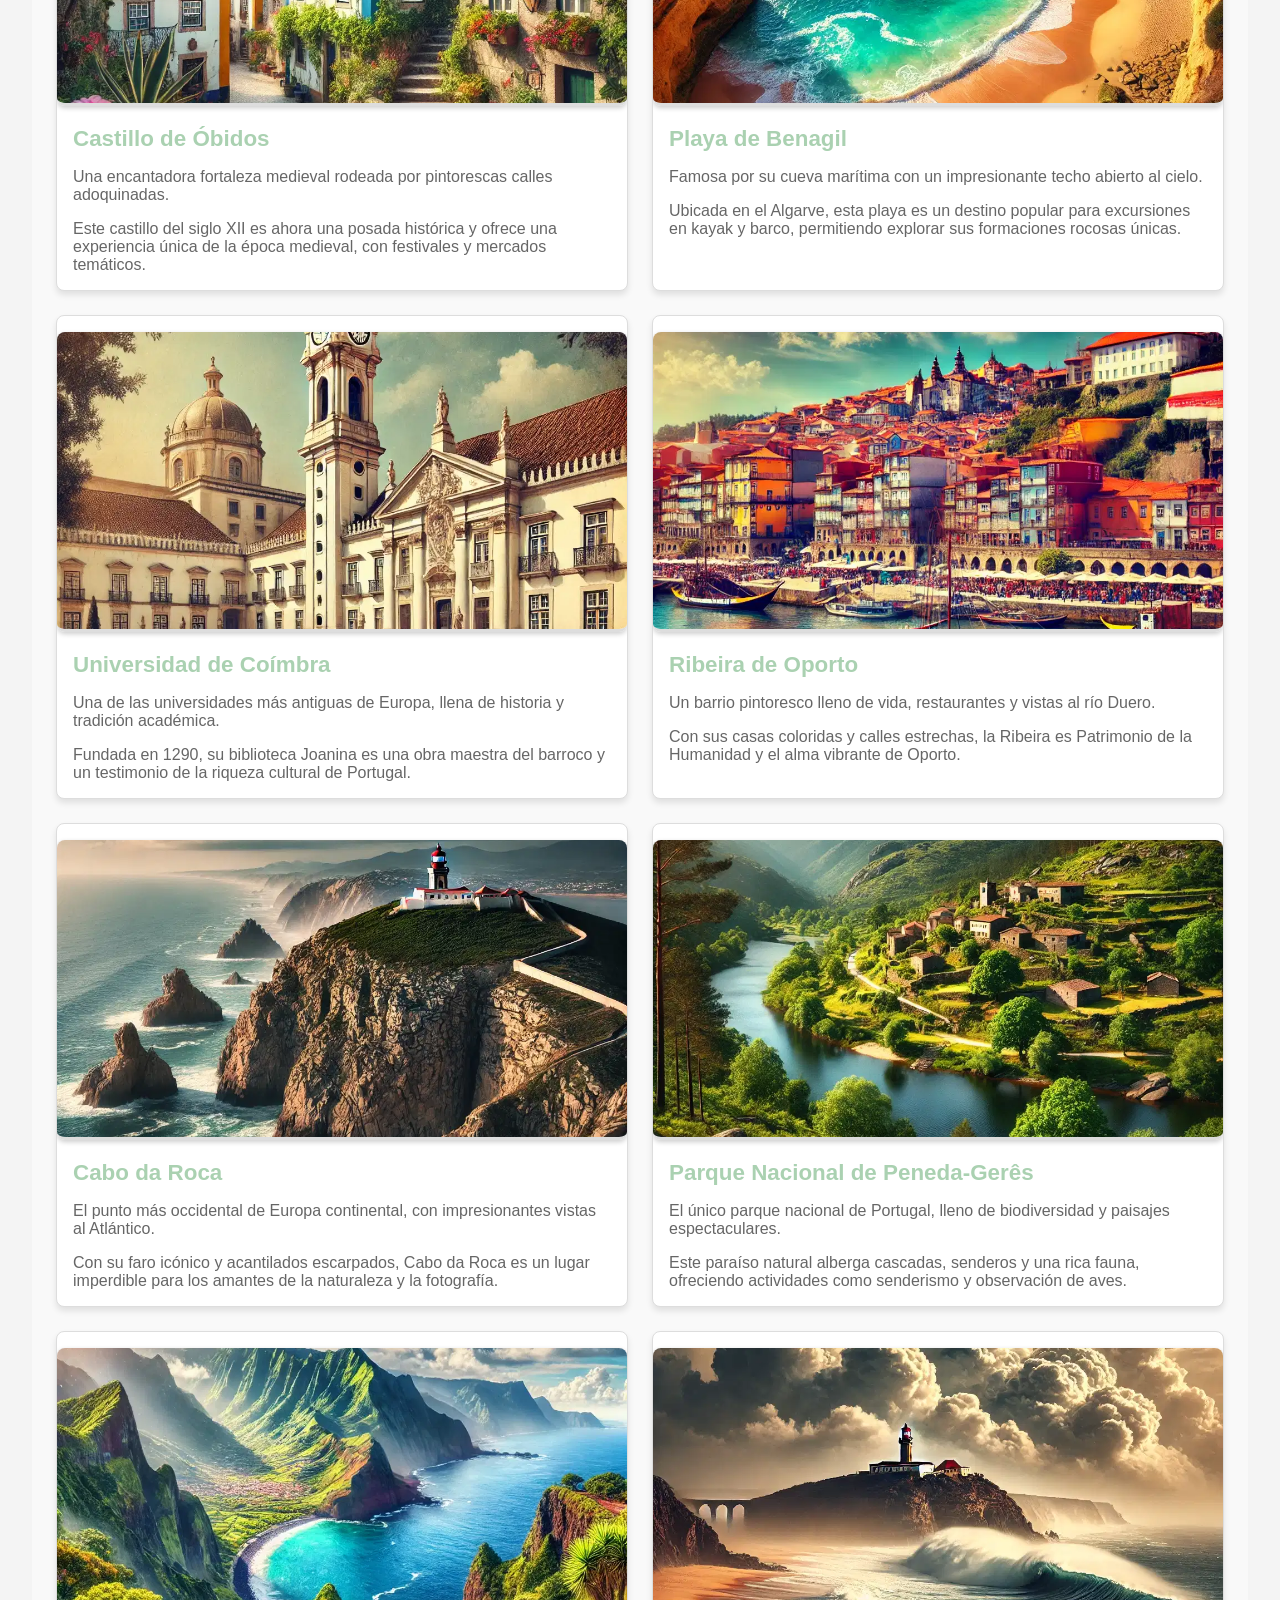
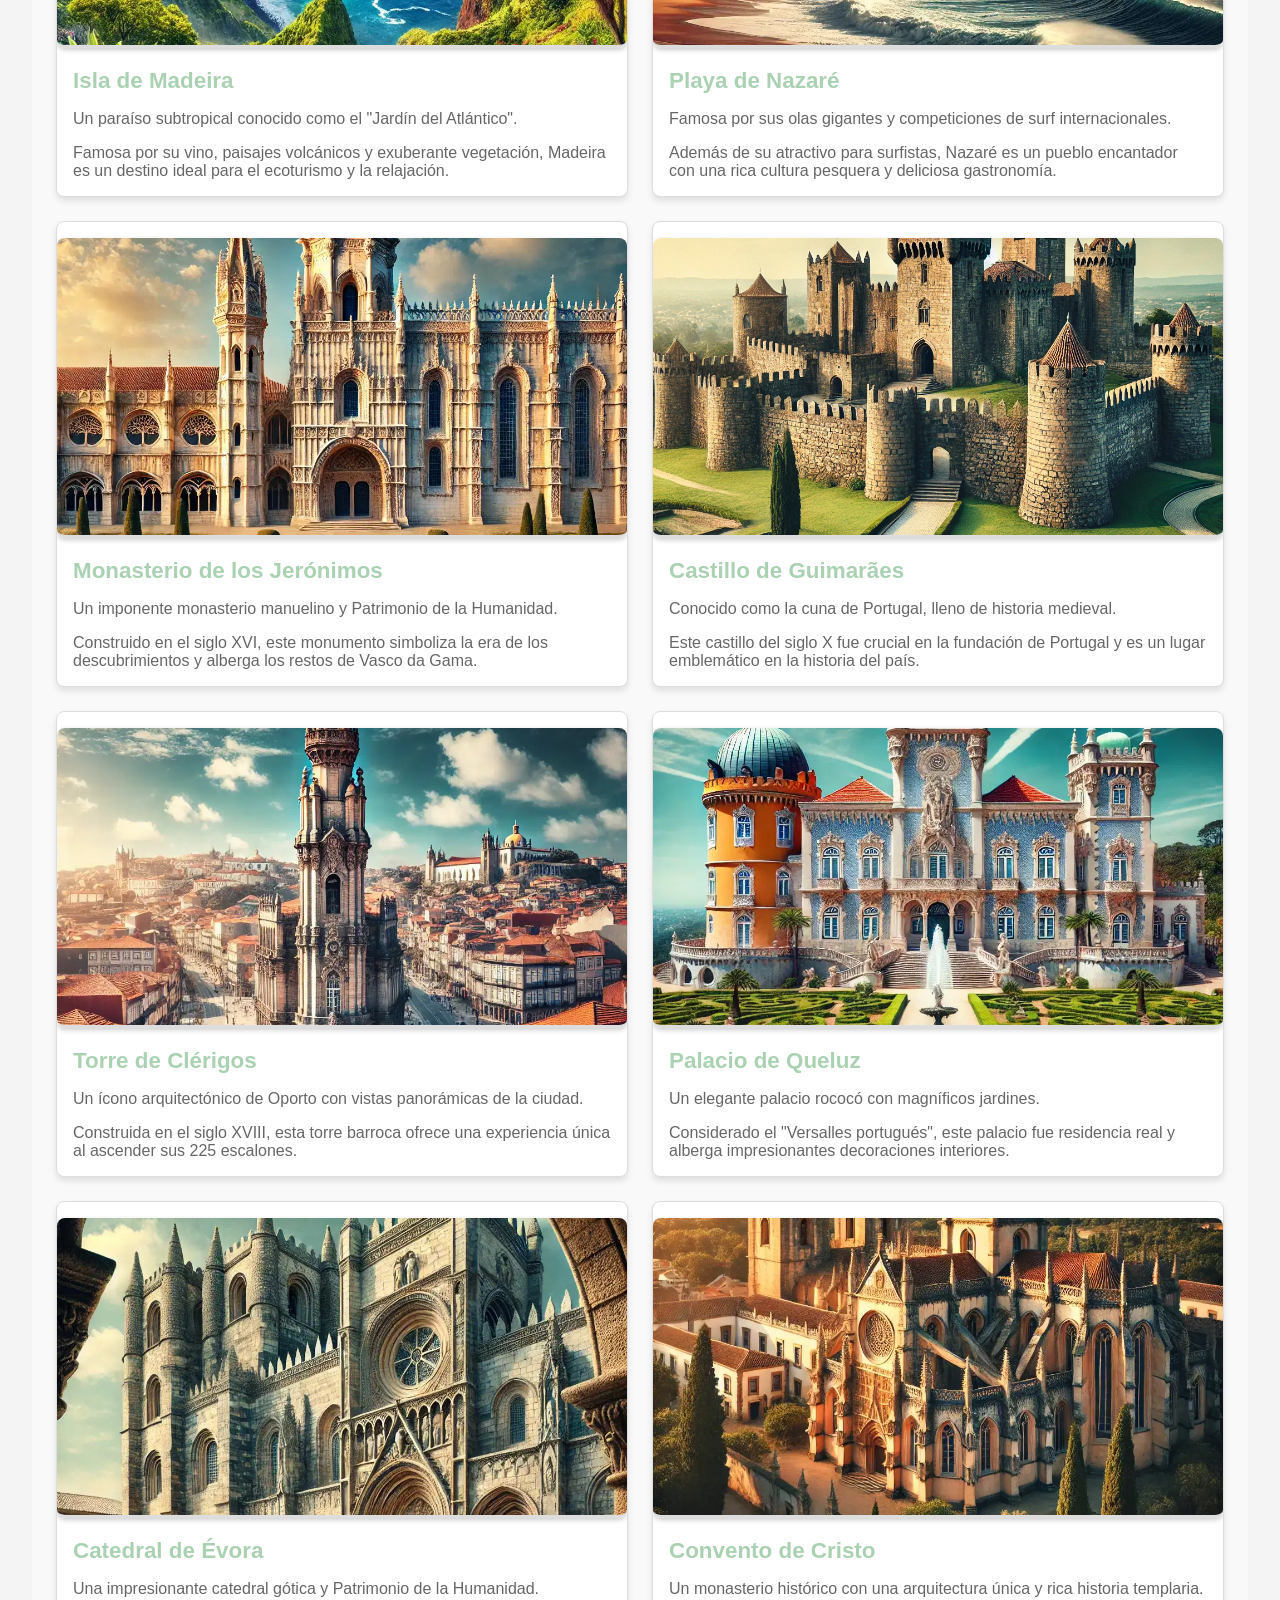
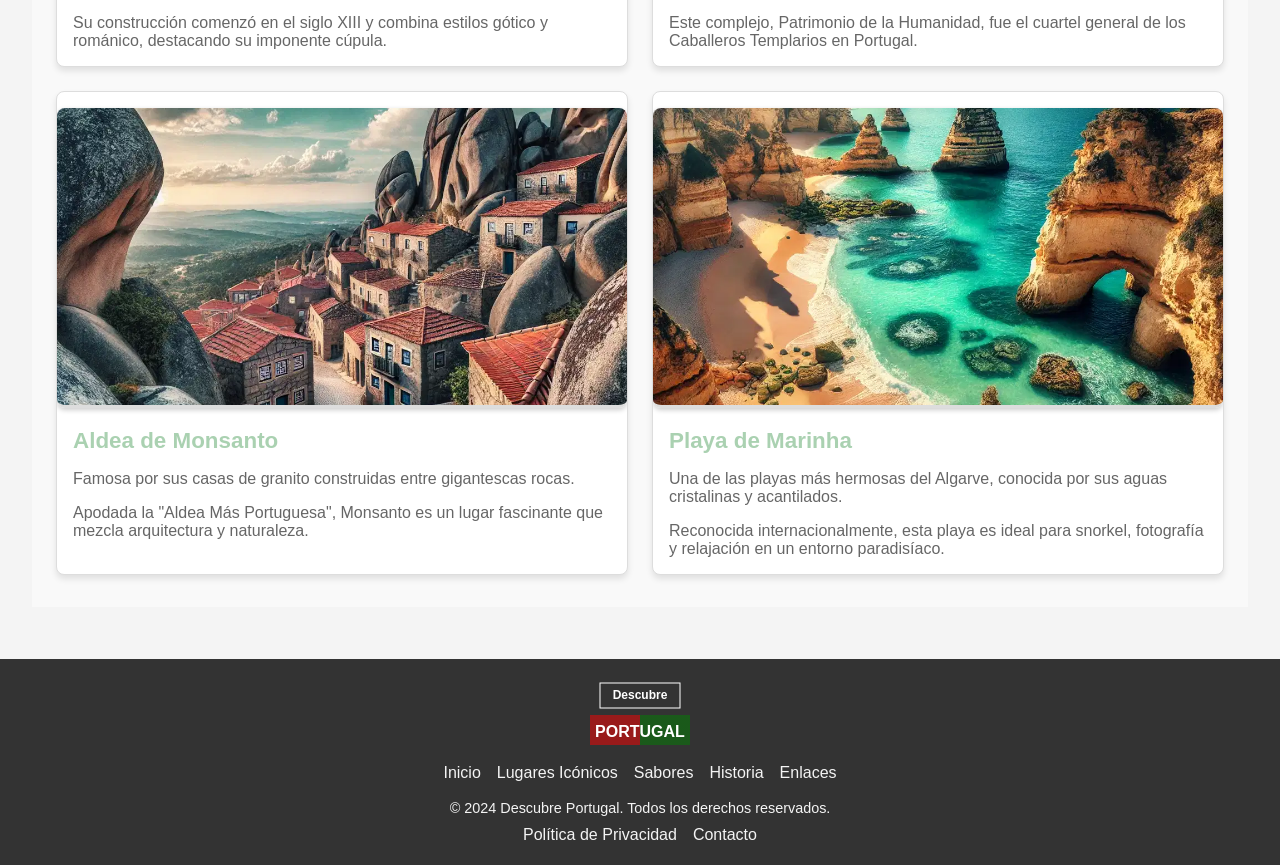
<file: lugares.html>
<!DOCTYPE html>
<html lang="es">
<head>
  <meta charset="UTF-8">
  <meta name="viewport" content="width=device-width, initial-scale=1.0">
  <meta name="description" content="Descubre los lugares icónicos de Portugal y sus maravillas culturales.">
  <title>Lugares Icónicos - Descubre Portugal</title>
  <link rel="stylesheet" href="styles/main.css">
</head>
<body>
  <header>
    <div class="container header-container">
      <div class="logo">
        <svg width="200" height="80" xmlns="http://www.w3.org/2000/svg" viewBox="0 0 200 80" role="img" aria-label="Descubre Portugal Logo">
          <text x="50%" y="30%" text-anchor="middle" font-size="12" fill="#FFFFFF" font-weight="bold">Descubre</text>
          <rect x="60" y="8" width="80" height="25" stroke="#FFFFFF" stroke-width="1" fill="none"/>
          <rect x="50" y="40" width="100" height="30" fill="#FF0000" opacity="0.5"/>
          <text x="100" y="62" text-anchor="middle" font-size="16" fill="#FFFFFF" font-weight="bold">PORTUGAL</text>
        </svg>
      </div>
      
     
      <nav>
        <ul>
          <li><a href="index.html">Inicio</a></li>
          <li><a href="lugares.html">Lugares Icónicos</a></li>
          <li><a href="sabores.html">Sabores</a></li>
          <li><a href="historia.html">Historia</a></li>
          <li><a href="enlaces.html">Enlaces</a></li>
        </ul>
      </nav>
    </div>
  </header>

  <main>
    <section class="featured-content">
      <div class="container">
        <h2>Lugares Icónicos</h2>
        <div class="food-grid">
          <article>
            <img  loading="lazy" width="600" height="400" src="img/TorreDeBelem.webp" alt="Vista de la Torre de Belém en Lisboa">
            <h3>Torre de Belém</h3>
            <p>Un ícono histórico de Lisboa, situado a orillas del río Tajo y testigo de la era de los descubrimientos.</p>
            <p>Construida en el siglo XVI, esta fortaleza refleja la arquitectura manuelina. Es Patrimonio de la Humanidad y un símbolo de la época de las exploraciones portuguesas.</p>
            <a href="lugar.html" class="btn">Saber más</a>
          </article>
          <article>
            <img  loading="lazy" width="600" height="400" src="img/DomLuisBridge.webp" alt="Vista del Puente Dom Luís I en Oporto">
            <h3>Puente Dom Luís I</h3>
            <p>Una impresionante obra de ingeniería que conecta Oporto con Vila Nova de Gaia, famosa por sus vistas al Duero.</p>
            <p>Diseñado por un discípulo de Gustave Eiffel, este puente metálico es una maravilla arquitectónica y un lugar ideal para disfrutar del atardecer sobre el río.</p>
          </article>
          <article>
            <img  loading="lazy" width="600" height="400" src="img/PalaciodaPena.webp" alt="Vista del Palacio da Pena en Sintra">
            <h3>Palacio da Pena</h3>
            <p>Un colorido palacio situado en lo alto de las colinas de Sintra, rodeado de frondosos jardines.</p>
            <p>Este monumento romántico del siglo XIX es un icono nacional, combinando estilos arquitectónicos y ofreciendo vistas impresionantes de Sintra y el Atlántico.</p>
          </article>
          <article>
            <img  loading="lazy" width="600" height="400" src="img/SantuarioFatima.webp" alt="Vista del Santuario de Fátima">
            <h3>Santuario de Fátima</h3>
            <p>Un importante lugar de peregrinación católica, conocido por sus apariciones marianas.</p>
            <p>Millones de fieles visitan cada año este santuario en honor a la Virgen de Fátima, especialmente el 13 de mayo y octubre, días de las apariciones.</p>
          </article>
          <article>
            <img  loading="lazy" width="600" height="400" src="img/CasteloObidos.webp" alt="Vista del Castillo de Óbidos">
            <h3>Castillo de Óbidos</h3>
            <p>Una encantadora fortaleza medieval rodeada por pintorescas calles adoquinadas.</p>
            <p>Este castillo del siglo XII es ahora una posada histórica y ofrece una experiencia única de la época medieval, con festivales y mercados temáticos.</p>
          </article>
          <article>
            <img  loading="lazy" width="600" height="400" src="img/PlayaBenagil.webp" alt="Vista de la Playa de Benagil en el Algarve">
            <h3>Playa de Benagil</h3>
            <p>Famosa por su cueva marítima con un impresionante techo abierto al cielo.</p>
            <p>Ubicada en el Algarve, esta playa es un destino popular para excursiones en kayak y barco, permitiendo explorar sus formaciones rocosas únicas.</p>
          </article>
          <article>
            <img  loading="lazy" width="600" height="400" src="img/UniversidadCoimbra.webp" alt="Vista de la Universidad de Coímbra">
            <h3>Universidad de Coímbra</h3>
            <p>Una de las universidades más antiguas de Europa, llena de historia y tradición académica.</p>
            <p>Fundada en 1290, su biblioteca Joanina es una obra maestra del barroco y un testimonio de la riqueza cultural de Portugal.</p>
          </article>
          <article>
            <img  loading="lazy" width="600" height="400" src="img/RibeiraOporto.webp" alt="Vista de la Ribeira en Oporto">
            <h3>Ribeira de Oporto</h3>
            <p>Un barrio pintoresco lleno de vida, restaurantes y vistas al río Duero.</p>
            <p>Con sus casas coloridas y calles estrechas, la Ribeira es Patrimonio de la Humanidad y el alma vibrante de Oporto.</p>
          </article>
          <article>
            <img  loading="lazy" width="600" height="400" src="img/CaboDaRoca.webp" alt="Vista del Cabo da Roca, el punto más occidental de Europa">
            <h3>Cabo da Roca</h3>
            <p>El punto más occidental de Europa continental, con impresionantes vistas al Atlántico.</p>
            <p>Con su faro icónico y acantilados escarpados, Cabo da Roca es un lugar imperdible para los amantes de la naturaleza y la fotografía.</p>
          </article>
          <article>
            <img  loading="lazy" width="600" height="400" src="img/PenedaGeres.webp" alt="Vista del Parque Nacional de Peneda-Gerês">
            <h3>Parque Nacional de Peneda-Gerês</h3>
            <p>El único parque nacional de Portugal, lleno de biodiversidad y paisajes espectaculares.</p>
            <p>Este paraíso natural alberga cascadas, senderos y una rica fauna, ofreciendo actividades como senderismo y observación de aves.</p>
          </article>
          <article>
            <img  loading="lazy" width="600" height="400" src="img/Madeira.webp" alt="Vista de la Isla de Madeira">
            <h3>Isla de Madeira</h3>
            <p>Un paraíso subtropical conocido como el "Jardín del Atlántico".</p>
            <p>Famosa por su vino, paisajes volcánicos y exuberante vegetación, Madeira es un destino ideal para el ecoturismo y la relajación.</p>
          </article>
          <article>
            <img  loading="lazy" width="600" height="400" src="img/Nazare.webp" alt="Vista de la Playa de Nazaré">
            <h3>Playa de Nazaré</h3>
            <p>Famosa por sus olas gigantes y competiciones de surf internacionales.</p>
            <p>Además de su atractivo para surfistas, Nazaré es un pueblo encantador con una rica cultura pesquera y deliciosa gastronomía.</p>
          </article>
          <article>
            <img  loading="lazy" width="600" height="400" src="img/MonasterioJerónimos.webp" alt="Vista del Monasterio de los Jerónimos en Lisboa">
            <h3>Monasterio de los Jerónimos</h3>
            <p>Un imponente monasterio manuelino y Patrimonio de la Humanidad.</p>
            <p>Construido en el siglo XVI, este monumento simboliza la era de los descubrimientos y alberga los restos de Vasco da Gama.</p>
          </article>
          <article>
            <img  loading="lazy" width="600" height="400" src="img/CastilloGuimaraes.webp" alt="Vista del Castillo de Guimarães">
            <h3>Castillo de Guimarães</h3>
            <p>Conocido como la cuna de Portugal, lleno de historia medieval.</p>
            <p>Este castillo del siglo X fue crucial en la fundación de Portugal y es un lugar emblemático en la historia del país.</p>
          </article>
          <article>
            <img  loading="lazy" width="600" height="400" src="img/TorreClerigos.webp" alt="Vista de la Torre de Clérigos en Oporto">
            <h3>Torre de Clérigos</h3>
            <p>Un ícono arquitectónico de Oporto con vistas panorámicas de la ciudad.</p>
            <p>Construida en el siglo XVIII, esta torre barroca ofrece una experiencia única al ascender sus 225 escalones.</p>
          </article>
          <article>
            <img  loading="lazy" width="600" height="400" src="img/PalacioQueluz.webp" alt="Vista del Palacio de Queluz en Sintra">
            <h3>Palacio de Queluz</h3>
            <p>Un elegante palacio rococó con magníficos jardines.</p>
            <p>Considerado el "Versalles portugués", este palacio fue residencia real y alberga impresionantes decoraciones interiores.</p>
          </article>
          <article>
            <img  loading="lazy" width="600" height="400" src="img/CatedralEvora.webp" alt="Vista de la Catedral de Évora">
            <h3>Catedral de Évora</h3>
            <p>Una impresionante catedral gótica y Patrimonio de la Humanidad.</p>
            <p>Su construcción comenzó en el siglo XIII y combina estilos gótico y románico, destacando su imponente cúpula.</p>
          </article>
          <article>
            <img  loading="lazy" width="600" height="400" src="img/ConventoCristo.webp" alt="Vista del Convento de Cristo en Tomar">
            <h3>Convento de Cristo</h3>
            <p>Un monasterio histórico con una arquitectura única y rica historia templaria.</p>
            <p>Este complejo, Patrimonio de la Humanidad, fue el cuartel general de los Caballeros Templarios en Portugal.</p>
          </article>
          <article>
            <img  loading="lazy" width="600" height="400" src="img/Monsanto.webp" alt="Vista de la aldea de Monsanto">
            <h3>Aldea de Monsanto</h3>
            <p>Famosa por sus casas de granito construidas entre gigantescas rocas.</p>
            <p>Apodada la "Aldea Más Portuguesa", Monsanto es un lugar fascinante que mezcla arquitectura y naturaleza.</p>
          </article>
          <article>
            <img  loading="lazy" width="600" height="400" src="img/PlayaMarinha.webp" alt="Vista de la Playa de Marinha en el Algarve">
            <h3>Playa de Marinha</h3>
            <p>Una de las playas más hermosas del Algarve, conocida por sus aguas cristalinas y acantilados.</p>
            <p>Reconocida internacionalmente, esta playa es ideal para snorkel, fotografía y relajación en un entorno paradisíaco.</p>
          </article>
        </div>
      </div>
    </section>
    
  </main>

  <footer>
    <div class="container footer-container">
      <div class="logo">
          <svg width="200" height="80" viewBox="0 0 200 80" xmlns="http://www.w3.org/2000/svg">
            <text x="50%" y="30%" text-anchor="middle" font-size="12" fill="#FFFFFF" font-weight="bold">Descubre</text>
            <rect x="60" y="8" width="80" height="25" stroke="#FFFFFF" stroke-width="1" fill="none"/>
            <rect x="50" y="40" width="100" height="30" fill="url(#halfRedHalfGreen)"/>
            <defs>
              <linearGradient id="halfRedHalfGreen" x1="0%" y1="0%" x2="100%" y2="0%">
                <stop offset="50%" style="stop-color:#FF0000;stop-opacity:0.5" />
                <stop offset="50%" style="stop-color:#008000;stop-opacity:0.5" />
              </linearGradient>
            </defs>
              <text x="100" y="62" text-anchor="middle" font-size="16" fill="#FFFFFF" font-weight="bold">PORTUGAL</text>
          </svg>
      </div>
      <nav>
        <ul>
          <li><a href="index.html">Inicio</a></li>
          <li><a href="lugares.html">Lugares Icónicos</a></li>
          <li><a href="sabores.html">Sabores</a></li>
          <li><a href="historia.html">Historia</a></li>
          <li><a href="enlaces.html">Enlaces</a></li>
        </ul>
      </nav>
      <p>&copy; 2024 Descubre Portugal. Todos los derechos reservados.</p>
      <nav>
        <ul>
          <li><a href="">Política de Privacidad</a></li>
          <li><a href="">Contacto</a></li>
        </ul>
      </nav>
    </div>
  </footer>
</body>
</html>
</file>
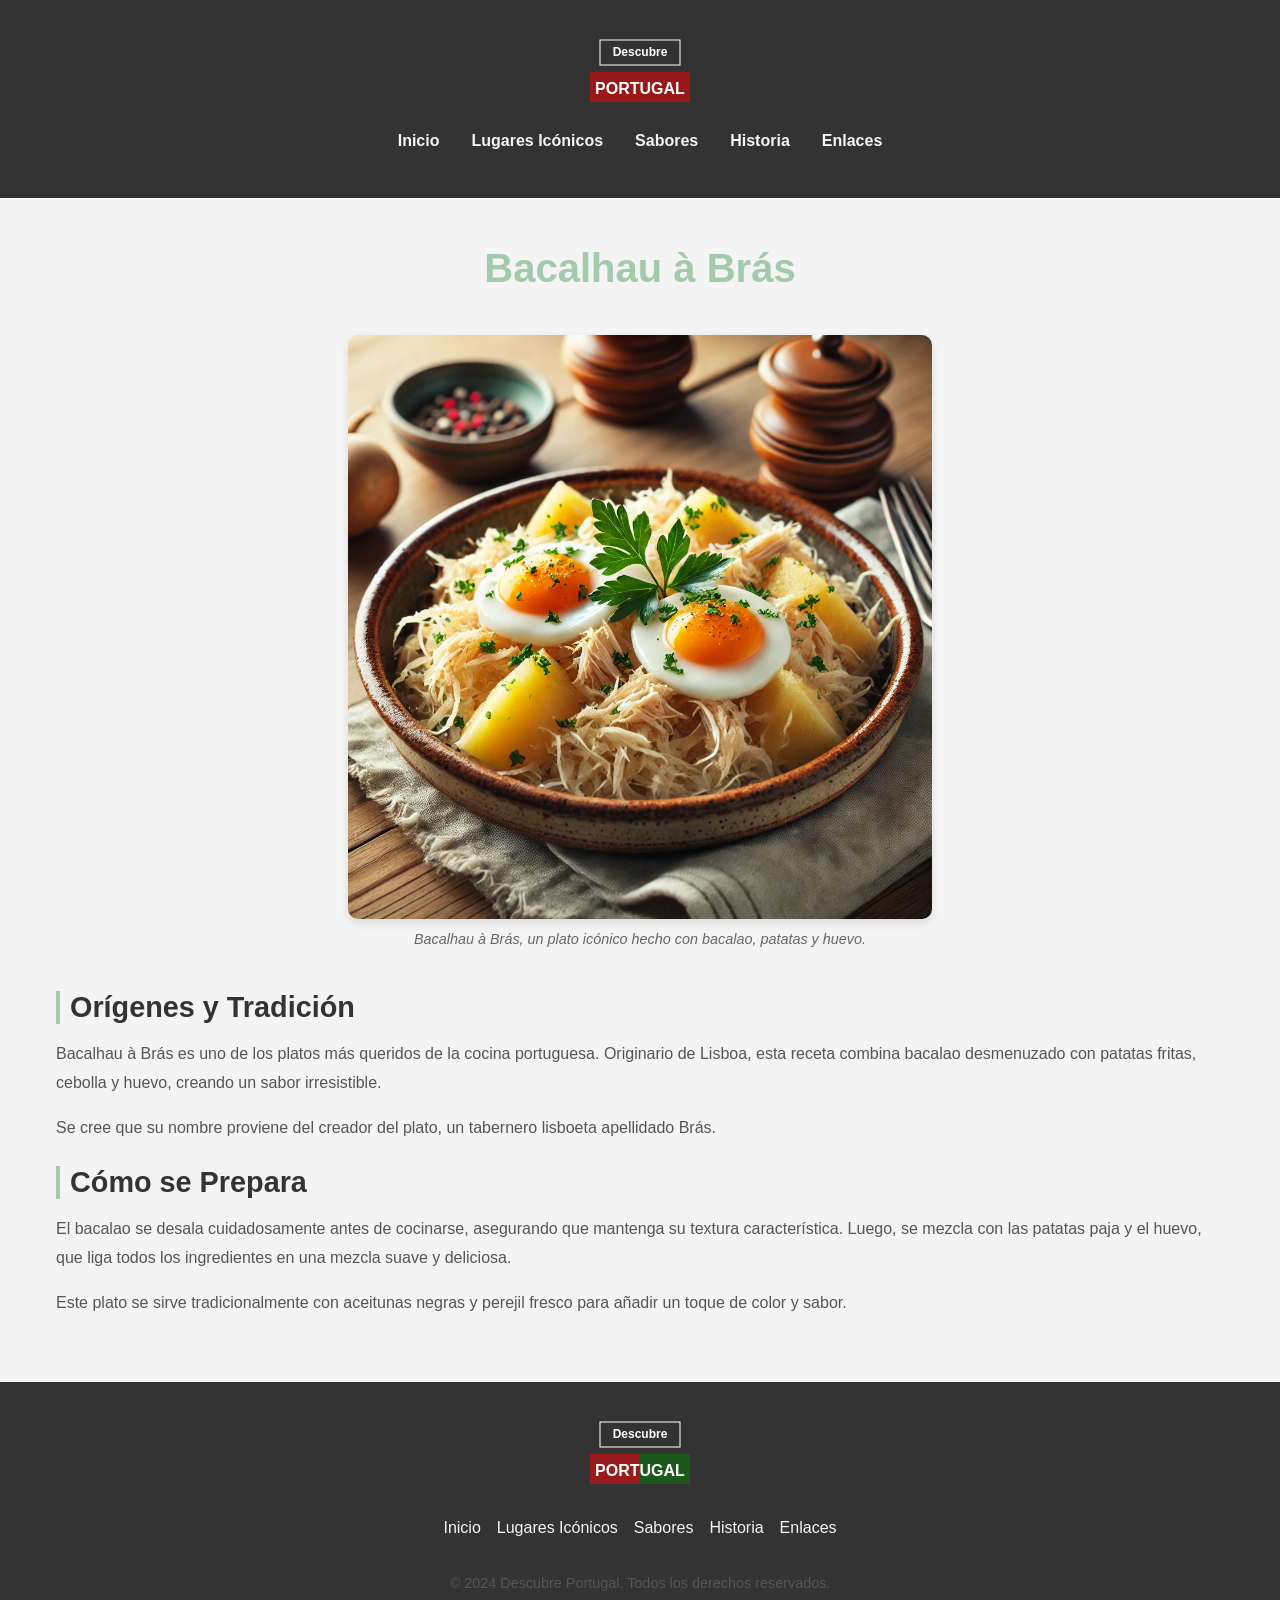
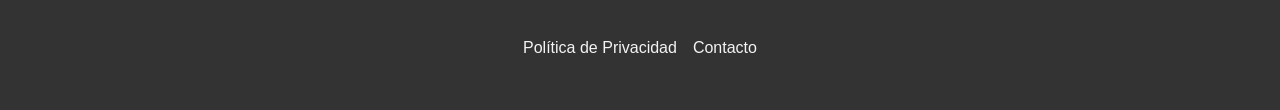
<file: sabor.html>
<!DOCTYPE html>
<html lang="es">
<head>
  <meta charset="UTF-8">
  <meta name="viewport" content="width=device-width, initial-scale=1.0">
  <meta name="description" content="Descubre la historia y el legado del Bacalhau à Brás, un plato icónico portugués.">
  <title>Bacalhau à Brás - Sabores de Portugal</title>
  <link rel="stylesheet" href="styles/main.css">
</head>
<body>
    <header>
        <div class="container header-container">
          <div class="logo">
            <svg width="200" height="80" xmlns="http://www.w3.org/2000/svg" viewBox="0 0 200 80" role="img" aria-label="Descubre Portugal Logo">
              <text x="50%" y="30%" text-anchor="middle" font-size="12" fill="#FFFFFF" font-weight="bold">Descubre</text>
              <rect x="60" y="8" width="80" height="25" stroke="#FFFFFF" stroke-width="1" fill="none"/>
              <rect x="50" y="40" width="100" height="30" fill="#FF0000" opacity="0.5"/>
              <text x="100" y="62" text-anchor="middle" font-size="16" fill="#FFFFFF" font-weight="bold">PORTUGAL</text>
            </svg>
          </div>
          
          <nav>
            <ul>
              <li><a href="index.html">Inicio</a></li>
              <li><a href="lugares.html">Lugares Icónicos</a></li>
              <li><a href="sabores.html">Sabores</a></li>
              <li><a href="historia.html">Historia</a></li>
              <li><a href="enlaces.html">Enlaces</a></li>
            </ul>
          </nav>
        </div>
      </header>

  <main>
    <div class="container">
        <h1>Bacalhau à Brás</h1>
        <figure class="highlight">
          <img loading="lazy" src="img/bacalhau.webp" alt="Bacalhau à Brás, plato típico portugués" width="600" height="400">
          <figcaption>Bacalhau à Brás, un plato icónico hecho con bacalao, patatas y huevo.</figcaption>
        </figure>
        <article>
          <h2>Orígenes y Tradición</h2>
          <p>Bacalhau à Brás es uno de los platos más queridos de la cocina portuguesa. Originario de Lisboa, esta receta combina bacalao desmenuzado con patatas fritas, cebolla y huevo, creando un sabor irresistible.</p>
          <p>Se cree que su nombre proviene del creador del plato, un tabernero lisboeta apellidado Brás.</p>
  
          <h2>Cómo se Prepara</h2>
          <p>El bacalao se desala cuidadosamente antes de cocinarse, asegurando que mantenga su textura característica. Luego, se mezcla con las patatas paja y el huevo, que liga todos los ingredientes en una mezcla suave y deliciosa.</p>
          <p>Este plato se sirve tradicionalmente con aceitunas negras y perejil fresco para añadir un toque de color y sabor.</p>
        </article>
      </div>
  </main>

  <footer>
    <div class="container footer-container">
      <div class="logo">
          <svg width="200" height="80" viewBox="0 0 200 80" xmlns="http://www.w3.org/2000/svg">
            <text x="50%" y="30%" text-anchor="middle" font-size="12" fill="#FFFFFF" font-weight="bold">Descubre</text>
            <rect x="60" y="8" width="80" height="25" stroke="#FFFFFF" stroke-width="1" fill="none"/>
            <rect x="50" y="40" width="100" height="30" fill="url(#halfRedHalfGreen)"/>
            <defs>
              <linearGradient id="halfRedHalfGreen" x1="0%" y1="0%" x2="100%" y2="0%">
                <stop offset="50%" style="stop-color:#FF0000;stop-opacity:0.5" />
                <stop offset="50%" style="stop-color:#008000;stop-opacity:0.5" />
              </linearGradient>
            </defs>
              <text x="100" y="62" text-anchor="middle" font-size="16" fill="#FFFFFF" font-weight="bold">PORTUGAL</text>
          </svg>
      </div>
      <nav>
        <ul>
          <li><a href="index.html">Inicio</a></li>
          <li><a href="lugares.html">Lugares Icónicos</a></li>
          <li><a href="sabores.html">Sabores</a></li>
          <li><a href="historia.html">Historia</a></li>
          <li><a href="enlaces.html">Enlaces</a></li>
        </ul>
      </nav>
      <p>&copy; 2024 Descubre Portugal. Todos los derechos reservados.</p>
      <nav>
        <ul>
          <li><a href="#">Política de Privacidad</a></li>
          <li><a href="#">Contacto</a></li>
        </ul>
      </nav>
    </div>
  </footer>
</body>
</html>

<style>
.container {
  max-width: 1200px;
  margin: 0 auto;
  padding: 1rem;
}

h1 {
  font-size: 2.5rem;
  font-weight: bold;
  text-align: center;
  margin-bottom: 1.5rem;
  color: #1680285d; 
}

h2 {
  font-size: 1.8rem;
  color: #333;
  margin: 1.5rem 0 1rem;
  border-left: 4px solid #1680285d;
  padding-left: 10px;
}


p {
  line-height: 1.8;
  font-size: 1rem;
  color: #555; 
  margin-bottom: 1rem;
}

.highlight {
  margin: 20px 0;
  text-align: center;
}


.highlight img {
  max-width: 50%; 
  height: auto;
  border-radius: 10px;
  box-shadow: 0 4px 10px rgba(0, 0, 0, 0.1); 
  transition: transform 0.3s ease, box-shadow 0.3s ease;
  margin: 0 auto;
}

.highlight img:hover {
  transform: scale(1.05);
  box-shadow: 0 6px 15px rgba(0, 0, 0, 0.15);
}

.highlight figcaption {
  font-size: 0.9rem; 
  color: #666;
  margin-top: 8px;
  font-style: italic;
  text-align: center;
}


a.btn {
  display: inline-block;
  margin-top: 1rem;
  padding: 0.8rem 1.5rem;
  background-color: #1680285d;
  color: #fff;
  text-decoration: none;
  border-radius: 5px;
  font-size: 1rem;
  font-weight: bold;
  transition: background-color 0.3s ease, transform 0.3s ease;
}

a.btn:hover {
  background-color: #1680285d;
  transform: translateY(-2px);
}

ul {
  margin: 1rem 0;
  padding: 0;
  list-style: disc inside;
}

ul li {
  margin: 0.5rem 0;
  font-size: 1rem;
  color: #555;
}

hr {
  border: 0;
  height: 1px;
  background: linear-gradient(to right, #1680285d, #333);
  margin: 2rem 0;
}

footer {
  background-color: #333;
  color: #fff;
  padding: 1rem;
  text-align: center;
}

footer a {
  color: #fff;
  text-decoration: underline;
}

footer a:hover {
  color: #1680285d;
}

@media (max-width: 768px) {
  h1 {
    font-size: 2rem;
  }

  h2 {
    font-size: 1.5rem;
  }

  p {
    font-size: 0.95rem;
  }

  a.btn {
    padding: 0.7rem 1.2rem;
    font-size: 0.9rem;
  }
}

</style>
</file>
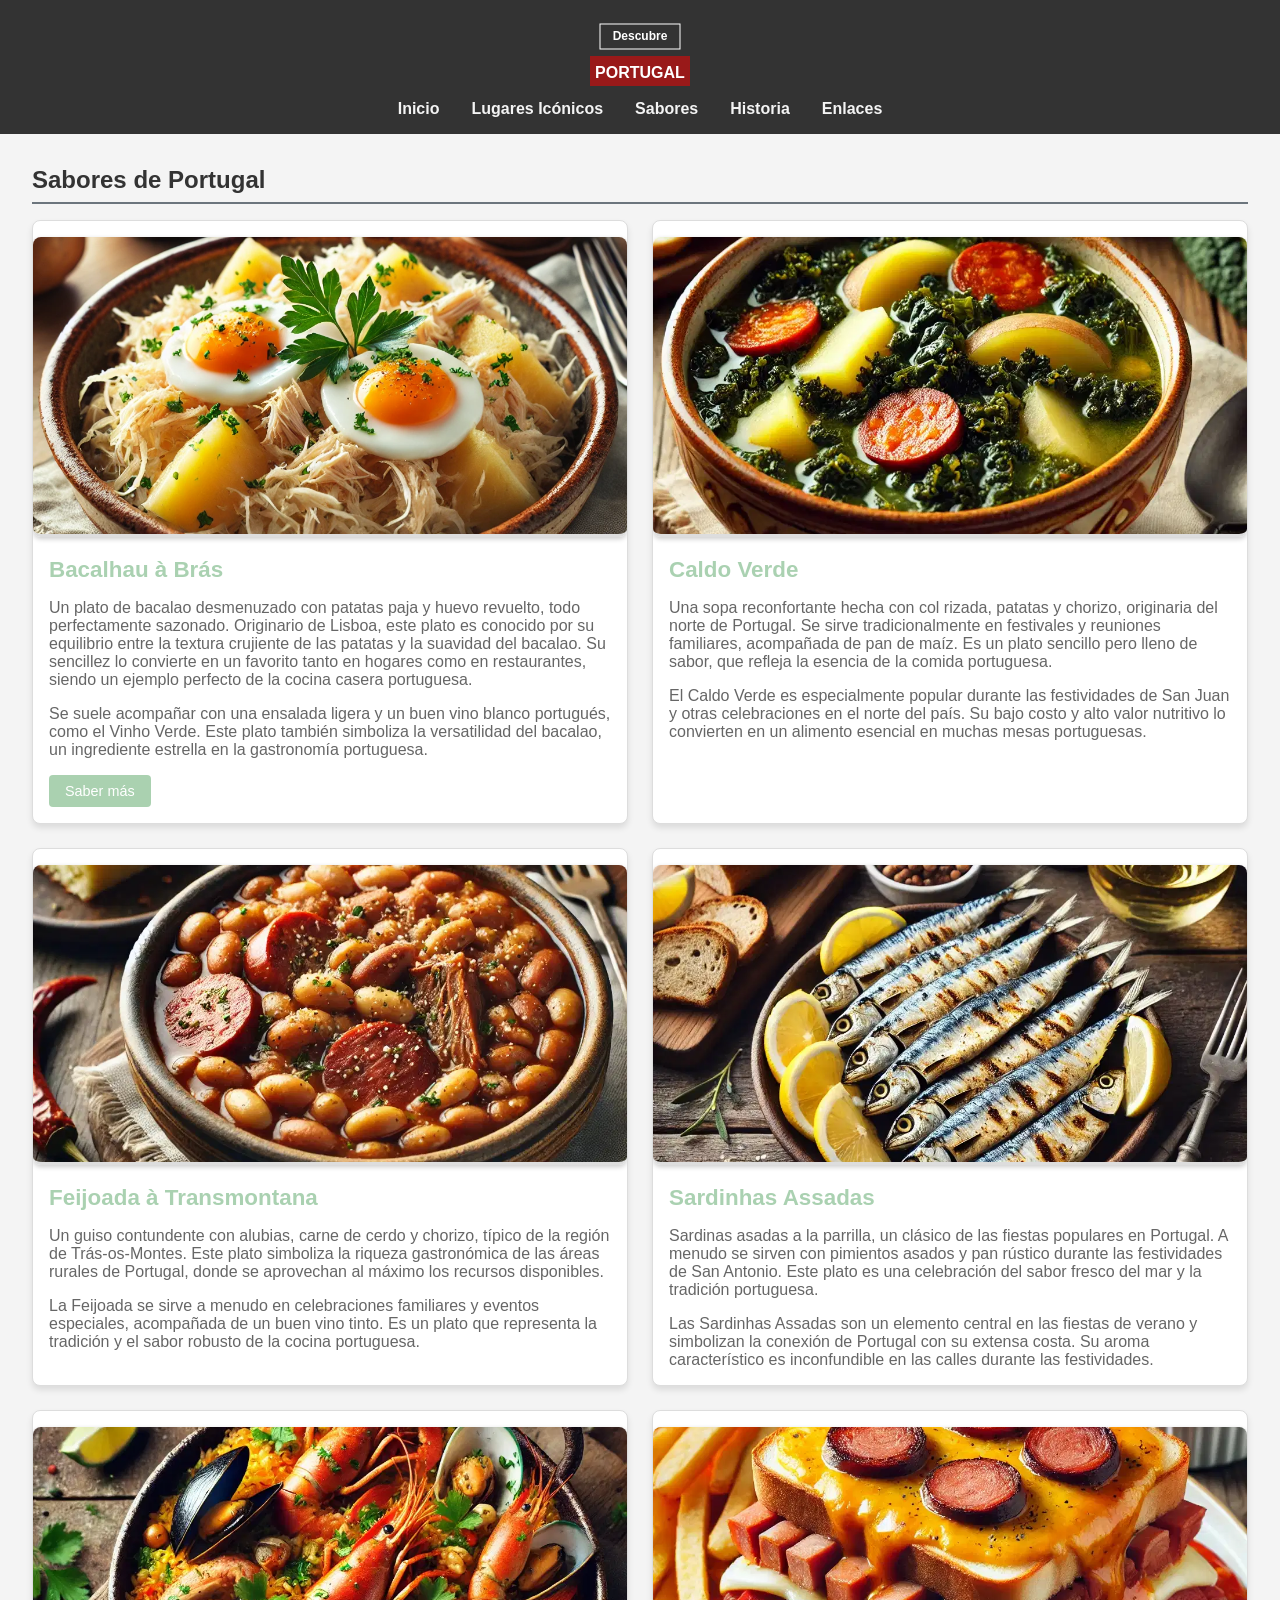
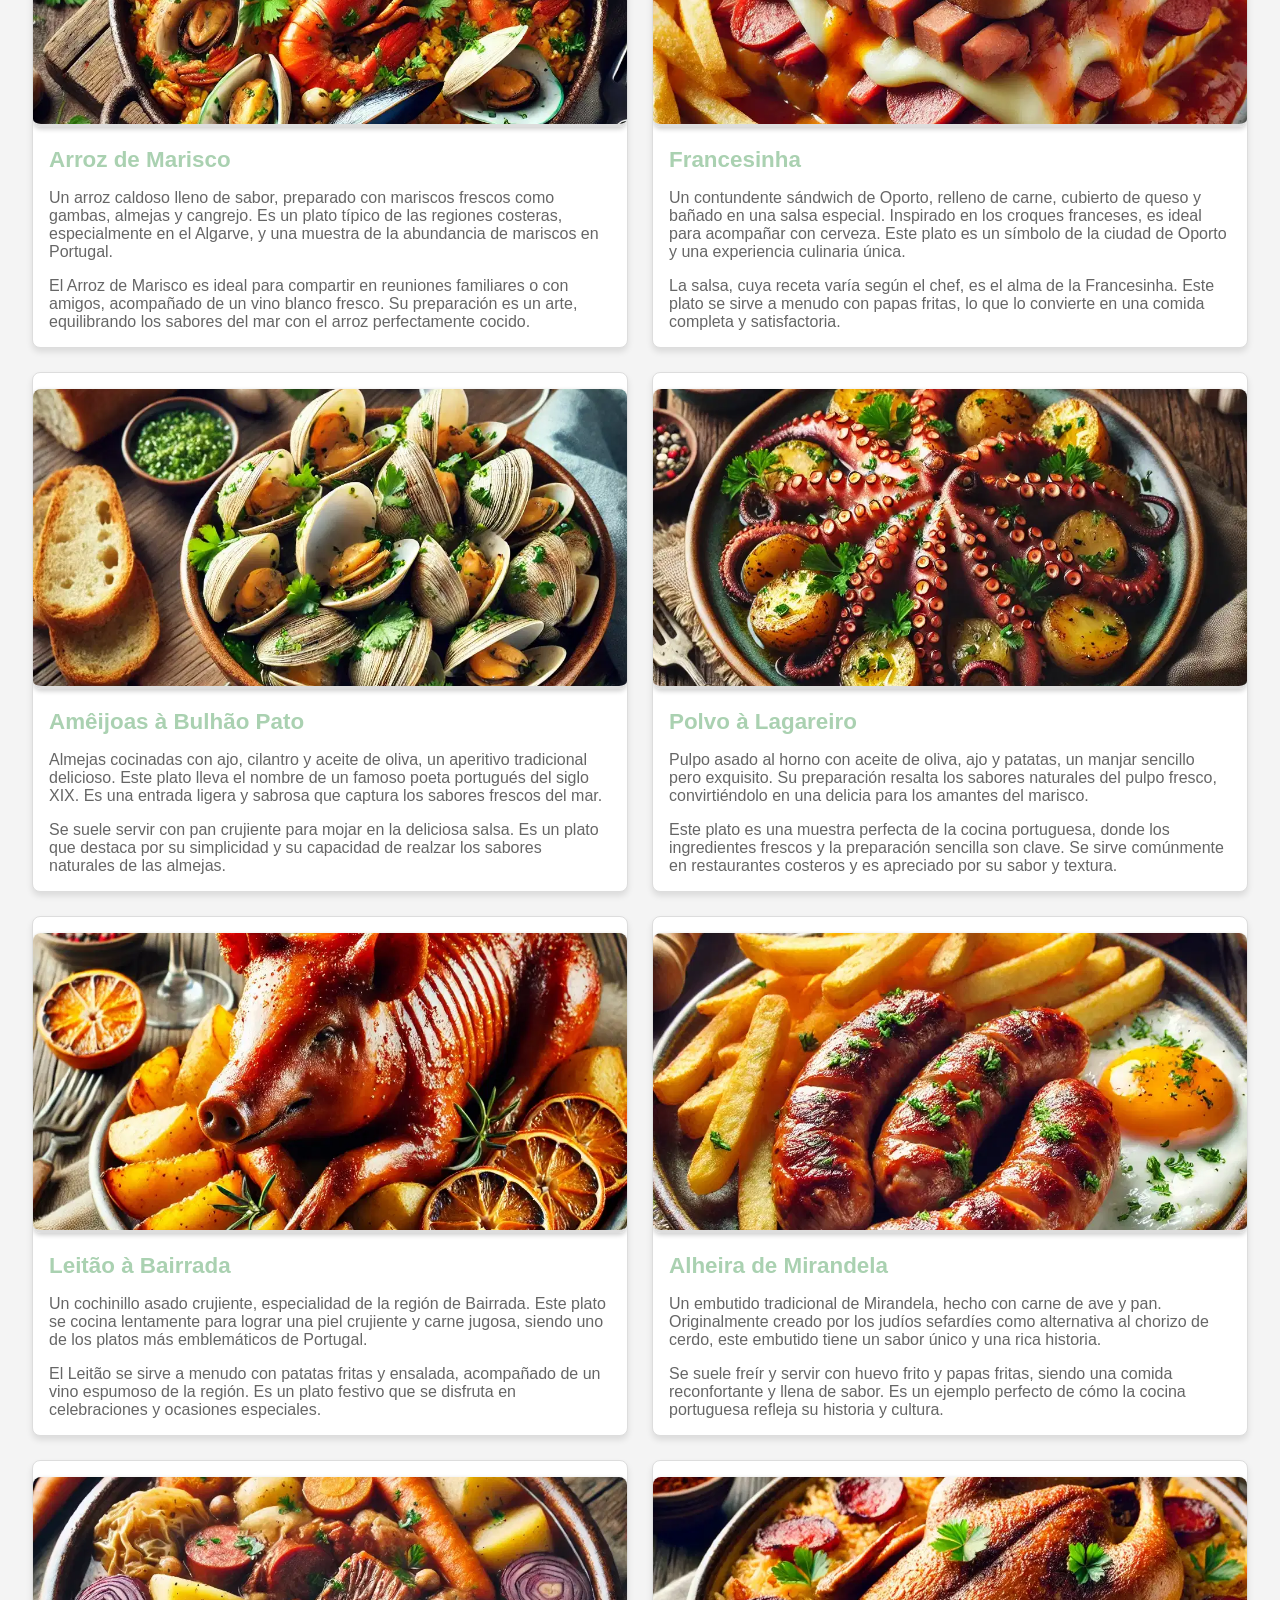
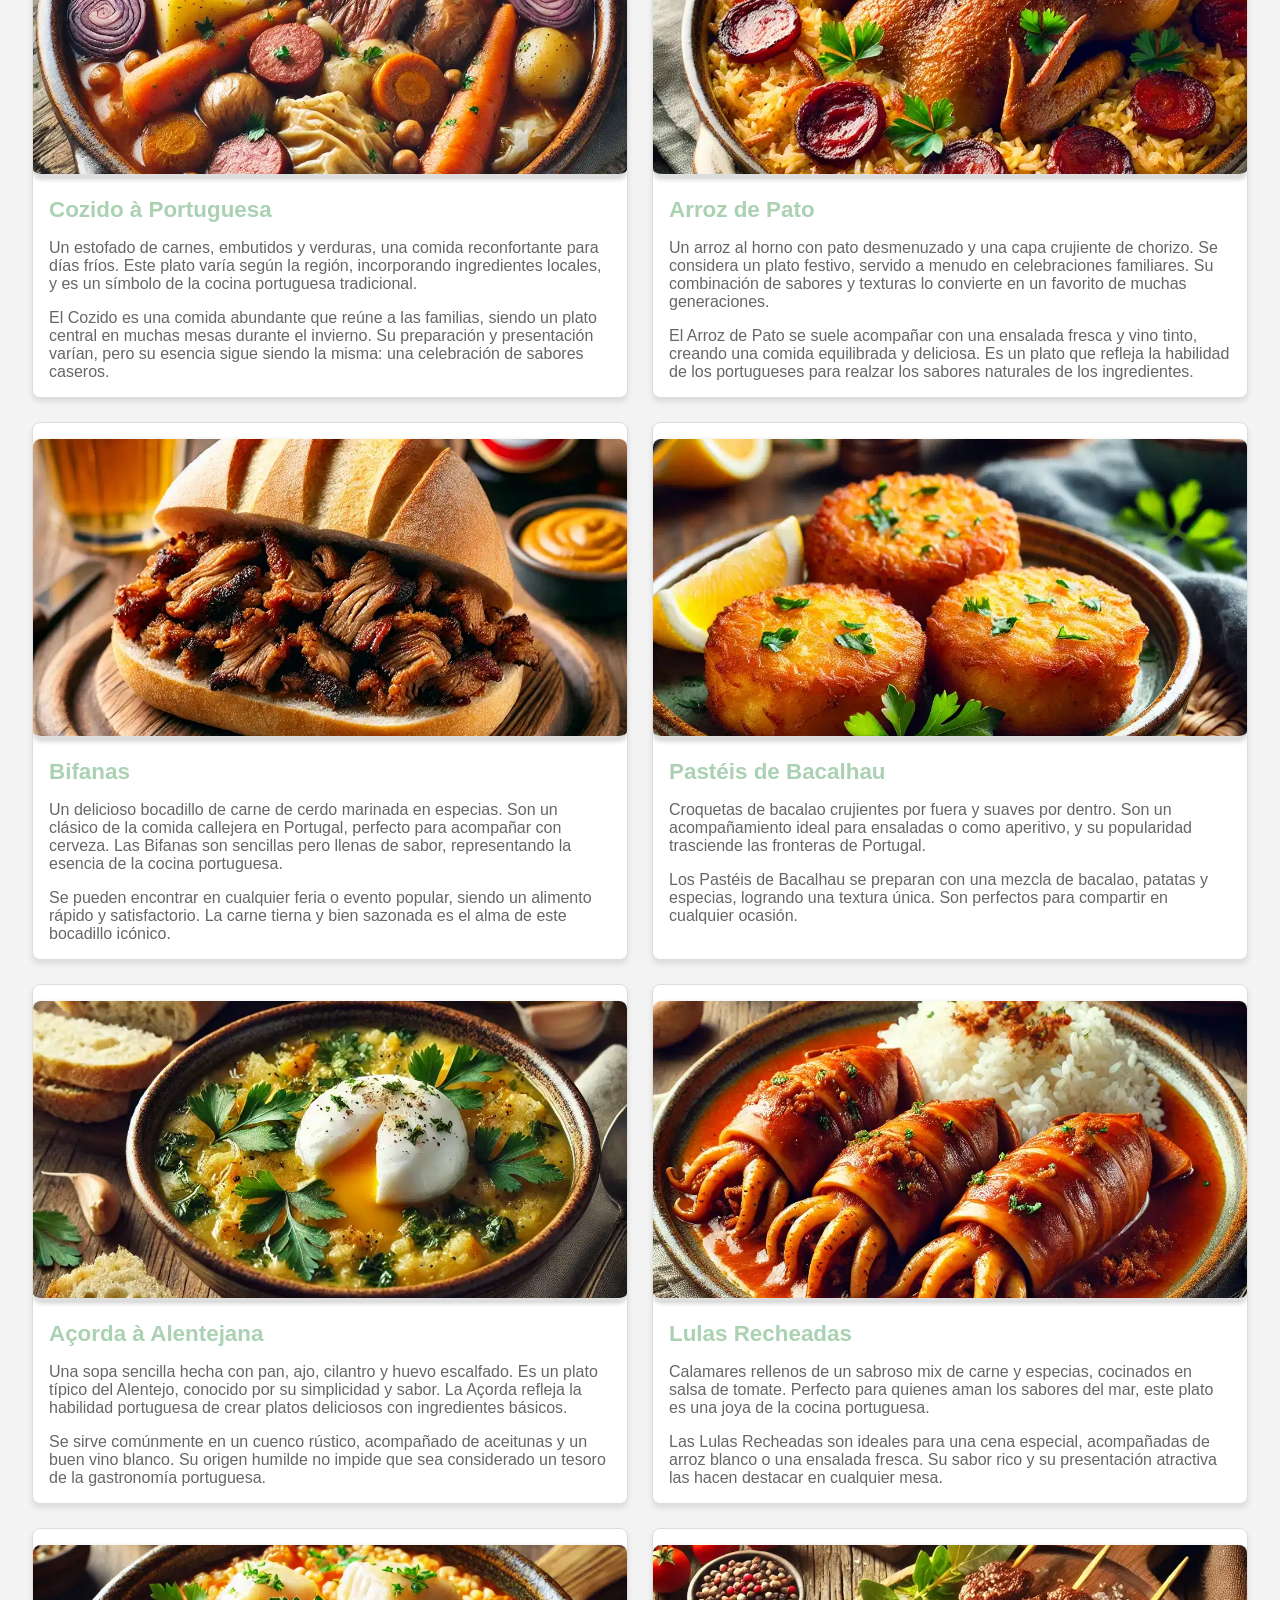
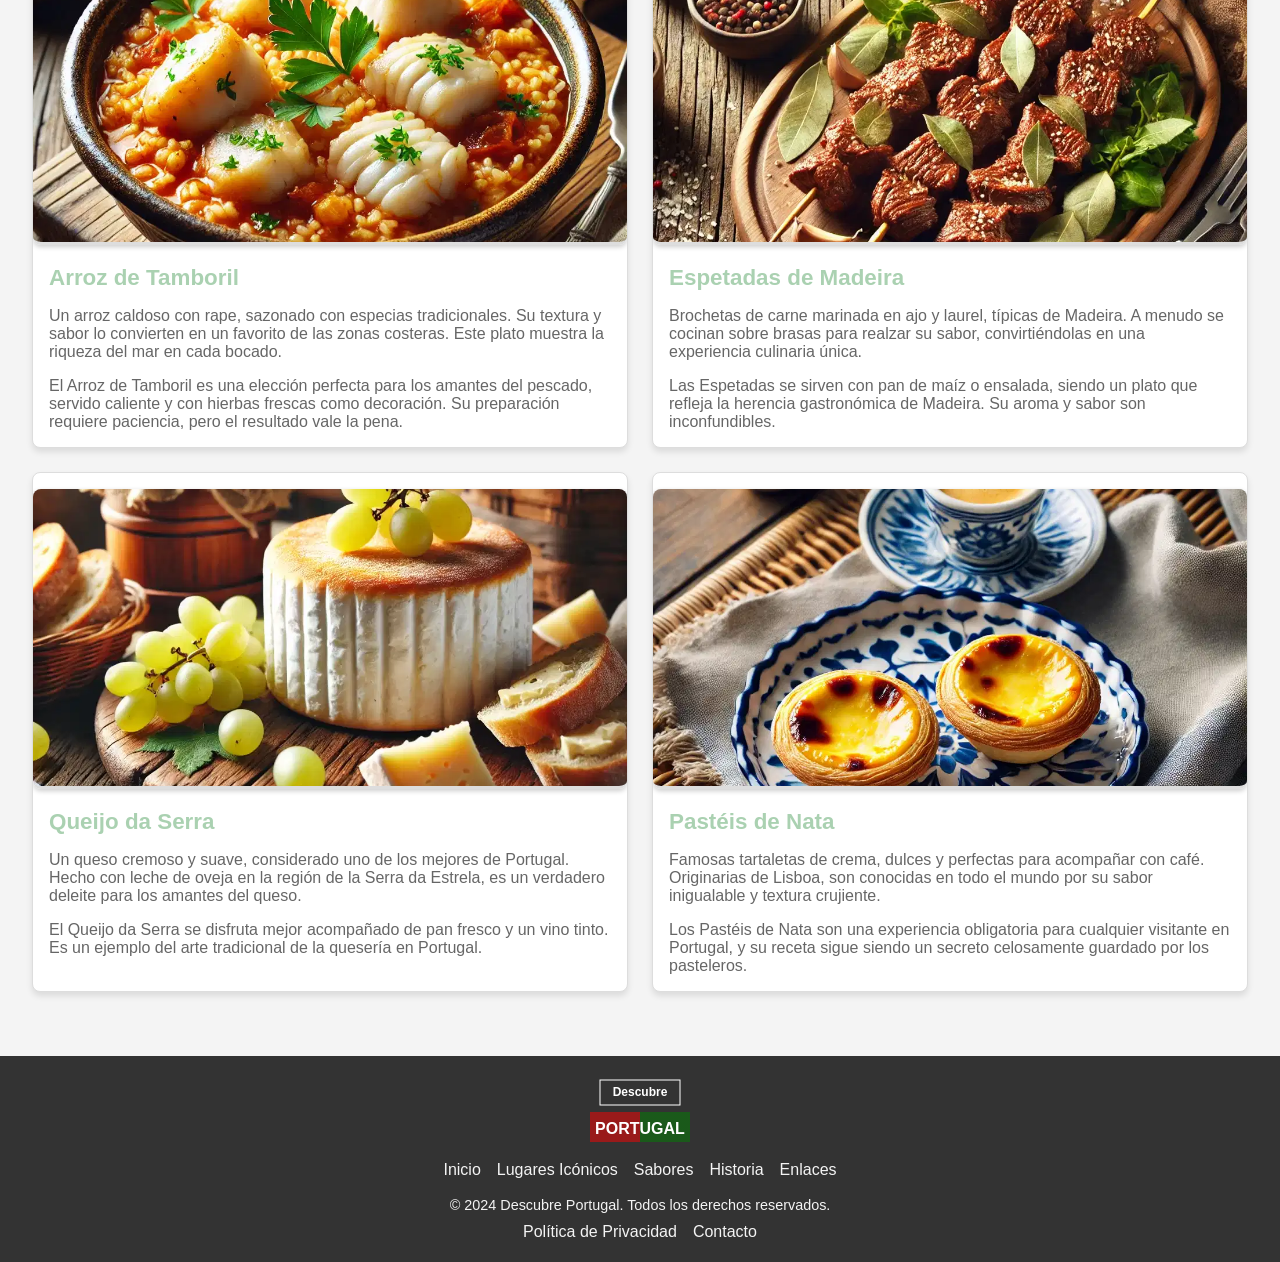
<file: sabores.html>
<!DOCTYPE html>
<html lang="es">
<head>
  <meta charset="UTF-8">
  <meta name="viewport" content="width=device-width, initial-scale=1.0">
  <meta name="description" content="Descubre los sabores únicos de la gastronomía portuguesa.">
  <title>Sabores - Descubre Portugal</title>
  <link rel="stylesheet" href="styles/main.css">
</head>
<body>
  <header>
    <div class="container header-container">
      <div class="logo">
        <svg width="200" height="80" xmlns="http://www.w3.org/2000/svg" viewBox="0 0 200 80" role="img" aria-label="Descubre Portugal Logo">
          <text x="50%" y="30%" text-anchor="middle" font-size="12" fill="#FFFFFF" font-weight="bold">Descubre</text>
          <rect x="60" y="8" width="80" height="25" stroke="#FFFFFF" stroke-width="1" fill="none"/>
          <rect x="50" y="40" width="100" height="30" fill="#FF0000" opacity="0.5"/>
          <text x="100" y="62" text-anchor="middle" font-size="16" fill="#FFFFFF" font-weight="bold">PORTUGAL</text>
        </svg>
      </div>
      
      
      
      
      <nav>
        <ul>
          <li><a href="index.html">Inicio</a></li>
          <li><a href="lugares.html">Lugares Icónicos</a></li>
          <li><a href="sabores.html">Sabores</a></li>
          <li><a href="historia.html">Historia</a></li>
          <li><a href="enlaces.html">Enlaces</a></li>
        </ul>
      </nav>
    </div>
  </header>

  <!-- Main Content -->
  <main>
    <section class="sabores">
      <div class="container">
        <h2>Sabores de Portugal</h2>
        <div class="food-grid">
          <article>
            <img  loading="lazy" width="600" height="400" src="img/bacalhau.webp" alt="Bacalhau à Brás, plato típico portugués">
            <h3>Bacalhau à Brás</h3>
            <p>Un plato de bacalao desmenuzado con patatas paja y huevo revuelto, todo perfectamente sazonado. Originario de Lisboa, este plato es conocido por su equilibrio entre la textura crujiente de las patatas y la suavidad del bacalao. Su sencillez lo convierte en un favorito tanto en hogares como en restaurantes, siendo un ejemplo perfecto de la cocina casera portuguesa.</p>
            <p>Se suele acompañar con una ensalada ligera y un buen vino blanco portugués, como el Vinho Verde. Este plato también simboliza la versatilidad del bacalao, un ingrediente estrella en la gastronomía portuguesa.</p>
            <a href="sabor.html" class="btn">Saber más</a>
          </article>
          <article>
            <img  loading="lazy" width="600" height="400" src="img/CaldoVerde.webp" alt="Caldo Verde, sopa tradicional portuguesa">
            <h3>Caldo Verde</h3>
            <p>Una sopa reconfortante hecha con col rizada, patatas y chorizo, originaria del norte de Portugal. Se sirve tradicionalmente en festivales y reuniones familiares, acompañada de pan de maíz. Es un plato sencillo pero lleno de sabor, que refleja la esencia de la comida portuguesa.</p>
            <p>El Caldo Verde es especialmente popular durante las festividades de San Juan y otras celebraciones en el norte del país. Su bajo costo y alto valor nutritivo lo convierten en un alimento esencial en muchas mesas portuguesas.</p>
          </article>
          <article>
            <img  loading="lazy" width="600" height="400" src="img/FeijoadaTransmontana.webp" alt="Feijoada à Transmontana, plato tradicional portugués">
            <h3>Feijoada à Transmontana</h3>
            <p>Un guiso contundente con alubias, carne de cerdo y chorizo, típico de la región de Trás-os-Montes. Este plato simboliza la riqueza gastronómica de las áreas rurales de Portugal, donde se aprovechan al máximo los recursos disponibles.</p>
            <p>La Feijoada se sirve a menudo en celebraciones familiares y eventos especiales, acompañada de un buen vino tinto. Es un plato que representa la tradición y el sabor robusto de la cocina portuguesa.</p>
          </article>
          <article>
            <img  loading="lazy" width="600" height="400" src="img/SardinhasAssadas.webp" alt="Sardinhas Assadas, plato típico portugués">
            <h3>Sardinhas Assadas</h3>
            <p>Sardinas asadas a la parrilla, un clásico de las fiestas populares en Portugal. A menudo se sirven con pimientos asados y pan rústico durante las festividades de San Antonio. Este plato es una celebración del sabor fresco del mar y la tradición portuguesa.</p>
            <p>Las Sardinhas Assadas son un elemento central en las fiestas de verano y simbolizan la conexión de Portugal con su extensa costa. Su aroma característico es inconfundible en las calles durante las festividades.</p>
          </article>
          <article>
            <img  loading="lazy" width="600" height="400" src="img/ArrozMarisco.webp" alt="Arroz de Marisco, plato típico portugués">
            <h3>Arroz de Marisco</h3>
            <p>Un arroz caldoso lleno de sabor, preparado con mariscos frescos como gambas, almejas y cangrejo. Es un plato típico de las regiones costeras, especialmente en el Algarve, y una muestra de la abundancia de mariscos en Portugal.</p>
            <p>El Arroz de Marisco es ideal para compartir en reuniones familiares o con amigos, acompañado de un vino blanco fresco. Su preparación es un arte, equilibrando los sabores del mar con el arroz perfectamente cocido.</p>
          </article>
          <article>
            <img  loading="lazy" width="600" height="400" src="img/Francesinha2.webp" alt="Francesinha, plato típico portugués">
            <h3>Francesinha</h3>
            <p>Un contundente sándwich de Oporto, relleno de carne, cubierto de queso y bañado en una salsa especial. Inspirado en los croques franceses, es ideal para acompañar con cerveza. Este plato es un símbolo de la ciudad de Oporto y una experiencia culinaria única.</p>
            <p>La salsa, cuya receta varía según el chef, es el alma de la Francesinha. Este plato se sirve a menudo con papas fritas, lo que lo convierte en una comida completa y satisfactoria.</p>
          </article>
          <article>
            <img  loading="lazy" width="600" height="400" src="img/AmeijoasBulhaoPato.webp" alt="Amêijoas à Bulhão Pato, plato típico portugués">
            <h3>Amêijoas à Bulhão Pato</h3>
            <p>Almejas cocinadas con ajo, cilantro y aceite de oliva, un aperitivo tradicional delicioso. Este plato lleva el nombre de un famoso poeta portugués del siglo XIX. Es una entrada ligera y sabrosa que captura los sabores frescos del mar.</p>
            <p>Se suele servir con pan crujiente para mojar en la deliciosa salsa. Es un plato que destaca por su simplicidad y su capacidad de realzar los sabores naturales de las almejas.</p>
          </article>
          <article>
            <img  loading="lazy" width="600" height="400" src="img/PolvoLagareiro.webp" alt="Polvo à Lagareiro, plato típico portugués">
            <h3>Polvo à Lagareiro</h3>
            <p>Pulpo asado al horno con aceite de oliva, ajo y patatas, un manjar sencillo pero exquisito. Su preparación resalta los sabores naturales del pulpo fresco, convirtiéndolo en una delicia para los amantes del marisco.</p>
            <p>Este plato es una muestra perfecta de la cocina portuguesa, donde los ingredientes frescos y la preparación sencilla son clave. Se sirve comúnmente en restaurantes costeros y es apreciado por su sabor y textura.</p>
          </article>
          <article>
            <img  loading="lazy" width="600" height="400" src="img/LeitaoBairrada.webp" alt="Leitão à Bairrada, plato típico portugués">
            <h3>Leitão à Bairrada</h3>
            <p>Un cochinillo asado crujiente, especialidad de la región de Bairrada. Este plato se cocina lentamente para lograr una piel crujiente y carne jugosa, siendo uno de los platos más emblemáticos de Portugal.</p>
            <p>El Leitão se sirve a menudo con patatas fritas y ensalada, acompañado de un vino espumoso de la región. Es un plato festivo que se disfruta en celebraciones y ocasiones especiales.</p>
          </article>
          <article>
            <img  loading="lazy" width="600" height="400" src="img/AlheiraMirandela.webp" alt="Alheira de Mirandela, embutido típico portugués">
            <h3>Alheira de Mirandela</h3>
            <p>Un embutido tradicional de Mirandela, hecho con carne de ave y pan. Originalmente creado por los judíos sefardíes como alternativa al chorizo de cerdo, este embutido tiene un sabor único y una rica historia.</p>
            <p>Se suele freír y servir con huevo frito y papas fritas, siendo una comida reconfortante y llena de sabor. Es un ejemplo perfecto de cómo la cocina portuguesa refleja su historia y cultura.</p>
          </article>
          <article>
            <img  loading="lazy" width="600" height="400" src="img/CozidoPortuguesa.webp" alt="Cozido à Portuguesa, plato típico portugués">
            <h3>Cozido à Portuguesa</h3>
            <p>Un estofado de carnes, embutidos y verduras, una comida reconfortante para días fríos. Este plato varía según la región, incorporando ingredientes locales, y es un símbolo de la cocina portuguesa tradicional.</p>
            <p>El Cozido es una comida abundante que reúne a las familias, siendo un plato central en muchas mesas durante el invierno. Su preparación y presentación varían, pero su esencia sigue siendo la misma: una celebración de sabores caseros.</p>
          </article>
          <article>
            <img  loading="lazy" width="600" height="400" src="img/ArrozPato.webp" alt="Arroz de Pato, plato típico portugués">
            <h3>Arroz de Pato</h3>
            <p>Un arroz al horno con pato desmenuzado y una capa crujiente de chorizo. Se considera un plato festivo, servido a menudo en celebraciones familiares. Su combinación de sabores y texturas lo convierte en un favorito de muchas generaciones.</p>
            <p>El Arroz de Pato se suele acompañar con una ensalada fresca y vino tinto, creando una comida equilibrada y deliciosa. Es un plato que refleja la habilidad de los portugueses para realzar los sabores naturales de los ingredientes.</p>
          </article>
          <article>
            <img  loading="lazy" width="600" height="400" src="img/Bifanas.webp" alt="Bifanas, bocadillo típico portugués">
            <h3>Bifanas</h3>
            <p>Un delicioso bocadillo de carne de cerdo marinada en especias. Son un clásico de la comida callejera en Portugal, perfecto para acompañar con cerveza. Las Bifanas son sencillas pero llenas de sabor, representando la esencia de la cocina portuguesa.</p>
            <p>Se pueden encontrar en cualquier feria o evento popular, siendo un alimento rápido y satisfactorio. La carne tierna y bien sazonada es el alma de este bocadillo icónico.</p>
          </article>
          <article>
            <img  loading="lazy" width="600" height="400" src="img/PasteisBacalao.webp" alt="Pastéis de Bacalhau, plato típico portugués">
            <h3>Pastéis de Bacalhau</h3>
            <p>Croquetas de bacalao crujientes por fuera y suaves por dentro. Son un acompañamiento ideal para ensaladas o como aperitivo, y su popularidad trasciende las fronteras de Portugal.</p>
            <p>Los Pastéis de Bacalhau se preparan con una mezcla de bacalao, patatas y especias, logrando una textura única. Son perfectos para compartir en cualquier ocasión.</p>
          </article>
          <article>
            <img  loading="lazy" width="600" height="400" src="img/AcordaAlentejana.webp" alt="Açorda à Alentejana, sopa típica portuguesa">
            <h3>Açorda à Alentejana</h3>
            <p>Una sopa sencilla hecha con pan, ajo, cilantro y huevo escalfado. Es un plato típico del Alentejo, conocido por su simplicidad y sabor. La Açorda refleja la habilidad portuguesa de crear platos deliciosos con ingredientes básicos.</p>
            <p>Se sirve comúnmente en un cuenco rústico, acompañado de aceitunas y un buen vino blanco. Su origen humilde no impide que sea considerado un tesoro de la gastronomía portuguesa.</p>
          </article>
          <article>
            <img  loading="lazy" width="600" height="400" src="img/LulasRecheadas.webp" alt="Lulas Recheadas, plato típico portugués">
            <h3>Lulas Recheadas</h3>
            <p>Calamares rellenos de un sabroso mix de carne y especias, cocinados en salsa de tomate. Perfecto para quienes aman los sabores del mar, este plato es una joya de la cocina portuguesa.</p>
            <p>Las Lulas Recheadas son ideales para una cena especial, acompañadas de arroz blanco o una ensalada fresca. Su sabor rico y su presentación atractiva las hacen destacar en cualquier mesa.</p>
          </article>
          <article>
            <img  loading="lazy" width="600" height="400" src="img/ArrozTamboril.webp" alt="Arroz de Tamboril, plato típico portugués">
            <h3>Arroz de Tamboril</h3>
            <p>Un arroz caldoso con rape, sazonado con especias tradicionales. Su textura y sabor lo convierten en un favorito de las zonas costeras. Este plato muestra la riqueza del mar en cada bocado.</p>
            <p>El Arroz de Tamboril es una elección perfecta para los amantes del pescado, servido caliente y con hierbas frescas como decoración. Su preparación requiere paciencia, pero el resultado vale la pena.</p>
          </article>
          <article>
            <img  loading="lazy" width="600" height="400" src="img/EspetadasMadeira.webp" alt="Espetadas de Madeira, plato típico portugués">
            <h3>Espetadas de Madeira</h3>
            <p>Brochetas de carne marinada en ajo y laurel, típicas de Madeira. A menudo se cocinan sobre brasas para realzar su sabor, convirtiéndolas en una experiencia culinaria única.</p>
            <p>Las Espetadas se sirven con pan de maíz o ensalada, siendo un plato que refleja la herencia gastronómica de Madeira. Su aroma y sabor son inconfundibles.</p>
          </article>
          <article>
            <img  loading="lazy" width="600" height="400" src="img/QueijoSerra.webp" alt="Queijo da Serra, queso típico portugués">
            <h3>Queijo da Serra</h3>
            <p>Un queso cremoso y suave, considerado uno de los mejores de Portugal. Hecho con leche de oveja en la región de la Serra da Estrela, es un verdadero deleite para los amantes del queso.</p>
            <p>El Queijo da Serra se disfruta mejor acompañado de pan fresco y un vino tinto. Es un ejemplo del arte tradicional de la quesería en Portugal.</p>
          </article>
          <article>
            <img  loading="lazy" width="600" height="400" src="img/pasteis.webp" alt="Pastéis de Nata, postre típico portugués">
            <h3>Pastéis de Nata</h3>
            <p>Famosas tartaletas de crema, dulces y perfectas para acompañar con café. Originarias de Lisboa, son conocidas en todo el mundo por su sabor inigualable y textura crujiente.</p>
            <p>Los Pastéis de Nata son una experiencia obligatoria para cualquier visitante en Portugal, y su receta sigue siendo un secreto celosamente guardado por los pasteleros.</p>
          </article>
        </div>
      </div>
    </section>
  </main>

  <footer>
    <div class="container footer-container">
      <div class="logo">
          <svg width="200" height="80" viewBox="0 0 200 80" xmlns="http://www.w3.org/2000/svg">
            <text x="50%" y="30%" text-anchor="middle" font-size="12" fill="#FFFFFF" font-weight="bold">Descubre</text>
            <rect x="60" y="8" width="80" height="25" stroke="#FFFFFF" stroke-width="1" fill="none"/>
            <rect x="50" y="40" width="100" height="30" fill="url(#halfRedHalfGreen)"/>
            <defs>
              <linearGradient id="halfRedHalfGreen" x1="0%" y1="0%" x2="100%" y2="0%">
                <stop offset="50%" style="stop-color:#FF0000;stop-opacity:0.5" />
                <stop offset="50%" style="stop-color:#008000;stop-opacity:0.5" />
              </linearGradient>
            </defs>
              <text x="100" y="62" text-anchor="middle" font-size="16" fill="#FFFFFF" font-weight="bold">PORTUGAL</text>
          </svg>
      </div>
      <nav>
        <ul>
          <li><a href="index.html">Inicio</a></li>
          <li><a href="lugares.html">Lugares Icónicos</a></li>
          <li><a href="sabores.html">Sabores</a></li>
          <li><a href="historia.html">Historia</a></li>
          <li><a href="enlaces.html">Enlaces</a></li>
        </ul>
      </nav>
      <p>&copy; 2024 Descubre Portugal. Todos los derechos reservados.</p>
      <nav>
        <ul>
          <li><a href="">Política de Privacidad</a></li>
          <li><a href="">Contacto</a></li>
        </ul>
      </nav>
    </div>
  </footer>
</body>
</html>
</file>
<file: styles/main.css>
* {
  margin: 0;
  padding: 0;
  box-sizing: border-box;
}

body {
  background-color: #f4f4f4;
  color: #333; 
  transition: background-color 0.3s ease, color 0.3s ease;
  font-family: 'Roboto', sans-serif;
}

h1, h2, h3, h4, h5, h6 {
  font-family: 'Roboto', sans-serif;
  font-weight: 700;
}

p, a, li {
  font-family: 'Roboto', sans-serif;
  font-weight: 400; 
}

.container {
  display: grid;
}

button {
  background-color: #6c757d; 
  color: #f4f4f4;
  border: none;
  padding: 0.5rem 1rem;
  border-radius: 5px;
  cursor: pointer;
  transition: background-color 0.3s ease, color 0.3s ease;
}
button:hover {
  background-color: #5a6268;
}

header {
  background: #333; 
  color: #f4f4f4;
  padding: 1rem 0;
}
header nav ul {
  display: flex;
  justify-content: center;
  align-items: center;
  list-style: none;
}
header nav ul li {
  margin: 0 1rem;
}
header nav ul li a {
  color: #f4f4f4;
  text-decoration: none;
  font-weight: bold;
  transition: color 0.3s ease;
}
header nav ul li a:hover {
  color: #6c757d;
}
header h1 {
  text-align: center;
  margin: 0.5rem 0;
  font-size: 1.5rem;
}
@media (min-width: 768px) {
  header h1 {
    font-size: 2.5rem;
  }
}
header p {
  text-align: center;
  font-size: 1rem;
  margin: 0.5rem 0;
}

@keyframes pulse {
  0% {
    transform: scale(1);
  }
  50% {
    transform: scale(1.1);
  }
  100% {
    transform: scale(1);
  }
}
.logo {
  justify-self: center;
}
.logo svg {
  animation: pulse 2s infinite;
}

main {
  padding: 2rem;
}
main section {
  margin-bottom: 2rem;
}
main section h2 {
  color: #333; 
  border-bottom: 2px solid #6c757d;
  padding-bottom: 0.5rem;
  margin-bottom: 1rem;
}
main section p {
  margin-bottom: 1rem;
}
main section ul {
  list-style: none;
}
main section ul li {
  margin: 0.5rem 0;
}
main section ul li a {
  color: #333;
  text-decoration: underline;
  transition: color 0.3s ease;
}
main section ul li a:hover {
  color: #6c757d;
}
main section img {
  max-width: 100%;
  border-radius: 8px;
  margin-top: 1rem;
  box-shadow: 0 2px 5px rgba(0, 0, 0, 0.2);
}

footer {
  background: #333;
  color: #f4f4f4;
  padding: 1rem 0;
  text-align: center;
}
footer nav ul {
  display: flex;
  justify-content: center;
  align-items: center;
  list-style: none;
  padding:5px;
}

footer nav ul li {
  margin: 0 0.5rem;
}
footer nav ul li a {
  color: #f4f4f4;
  text-decoration: none;
}
footer nav ul li a:hover {
  color: #6c757d;
}
footer p {
  margin-top: 0.5rem;
  font-size: 0.9rem;
  padding:5px;
}

.featured-content {
  margin: 20px 0;
}

.featured-food {
  margin: 20px 0;
}
.swiper-container {
  overflow: hidden;
}

.swiper-wrapper {
  display: flex;
  transition: transform 0.3s ease;
}

.swiper-slide {
  flex-shrink: 0;
  width: auto;
}

.swiper-slide img {
  max-width: 100%;
  height: auto;
  border-radius: 10px;
}

.swiper-slide h3 {
  margin: 10px 0;
  font-size: 1.2rem;
}

.swiper-slide p {
  font-size: 1rem;
  margin-bottom: 10px;
}

.swiper-slide img {
  transition: transform 0.3s ease, box-shadow 0.3s ease;
}

.swiper-slide:hover img {
  transform: scale(1.1);
  box-shadow: 0 4px 8px rgba(0, 0, 0, 0.2);
}

.swiper-wrapper {
  display: flex;
  transition: transform 0.3s ease;
}

@media (max-width: 768px) {
  nav ul {
    flex-direction: column;
  }
  nav ul li {
    margin: 0.5rem 0;
  }
  main {
    padding: 1rem;
  }
}

.featured-food, .featured-content {
  padding: 2rem 0;
  background-color: #f9f9f9;
}

.featured-food .container, .featured-content .container {
  max-width: 1200px;
  margin: 0 auto;
  padding: 0 1rem;
}

.featured-food h2, .featured-content h2 {
  text-align: center;
  font-size: 2rem;
  margin-bottom: 1.5rem;
  color: #333;
}

.food-grid, .content-grid {
  display: grid;
  grid-template-columns: repeat(2, 1fr);
  gap: 1.5rem;
}

.food-grid article, .content-grid article {
  background: #fff;
  border: 1px solid #ddd;
  border-radius: 8px;
  overflow: hidden;
  box-shadow: 0 4px 6px rgba(0, 0, 0, 0.1);
  transition: transform 0.3s ease, box-shadow 0.3s ease;
}

.food-grid article:hover, .content-grid article:hover {
  transform: translateY(-5px);
  box-shadow: 0 6px 10px rgba(0, 0, 0, 0.15);
}

.food-grid img, .content-grid img {
  width: 100%;
  height: 250px;
  object-fit: cover;
  border-bottom: 3px solid #ddd;
}

.food-grid h3, .content-grid h3 {
  font-size: 1.4rem;
  margin: 1rem;
  color: #1680285d;
}

.food-grid p, .content-grid p {
  font-size: 1rem;
  margin: 0 1rem 1rem;
  color: #666;
}

.food-grid .btn, .content-grid .btn {
  display: inline-block;
  margin: 0 1rem 1rem;
  padding: 0.5rem 1rem;
  background-color: #1680285d;
  color: #fff;
  text-decoration: none;
  border-radius: 4px;
  font-size: 0.9rem;
  transition: background-color 0.3s ease;
}

.food-grid .btn:hover, .content-grid .btn:hover {
  background-color: #1680285d;
}

@media (max-width: 768px) {
  .food-grid, .content-grid {
    grid-template-columns: 1fr;
  }
}

.food-grid img, .content-grid img {
  height: 300px;
  object-fit: cover;
}

.historical-image {
  width: 100%;
  max-width: 400px;
  height: auto;
  margin: 20px auto;
  display: block;
}


.enlaces {
  padding: 2rem 1rem;
  background-color: #ffffff;
}

.enlaces h1 {
  font-size: 2rem;
  color: #1680285d;
  text-align: center;
  margin-bottom: 1rem;
  border-bottom: 2px solid #1680285d;
  padding-bottom: 0.5rem;
}

.enlaces p {
  text-align: center;
  font-size: 1.1rem;
  margin-bottom: 2rem;
  color: #555;
}

.enlaces ul {
  max-width: 800px;
  margin: 0 auto;
  list-style: none;
  padding: 0;
  border: 1px solid #ddd;
  border-radius: 8px;
  overflow: hidden;
  box-shadow: 0 4px 6px rgba(0, 0, 0, 0.1);
}

.enlaces ul li {
  background-color: #ffffff;
  padding: 1rem;
  border-bottom: 1px solid #ddd;
  transition: background-color 0.3s ease;
}

.enlaces ul li:last-child {
  border-bottom: none;
}

.enlaces ul li a {
  text-decoration: none;
  color: #1680285d;
  font-weight: bold;
  transition: color 0.3s ease;
}

.enlaces ul li a:hover {
  color: #1680285d;
}

.enlaces ul li:hover {
  background-color: #f8f9fa;
}

.highlight {
  margin: 20px 0;
  text-align: center;
}

.highlight img {
  max-width: 100%;
  border-radius: 10px;
  box-shadow: 0 4px 6px rgba(0, 0, 0, 0.1);
}

.highlight figcaption {
  font-size: 1rem;
  color: #666;
  margin-top: 10px;
}
</file>
